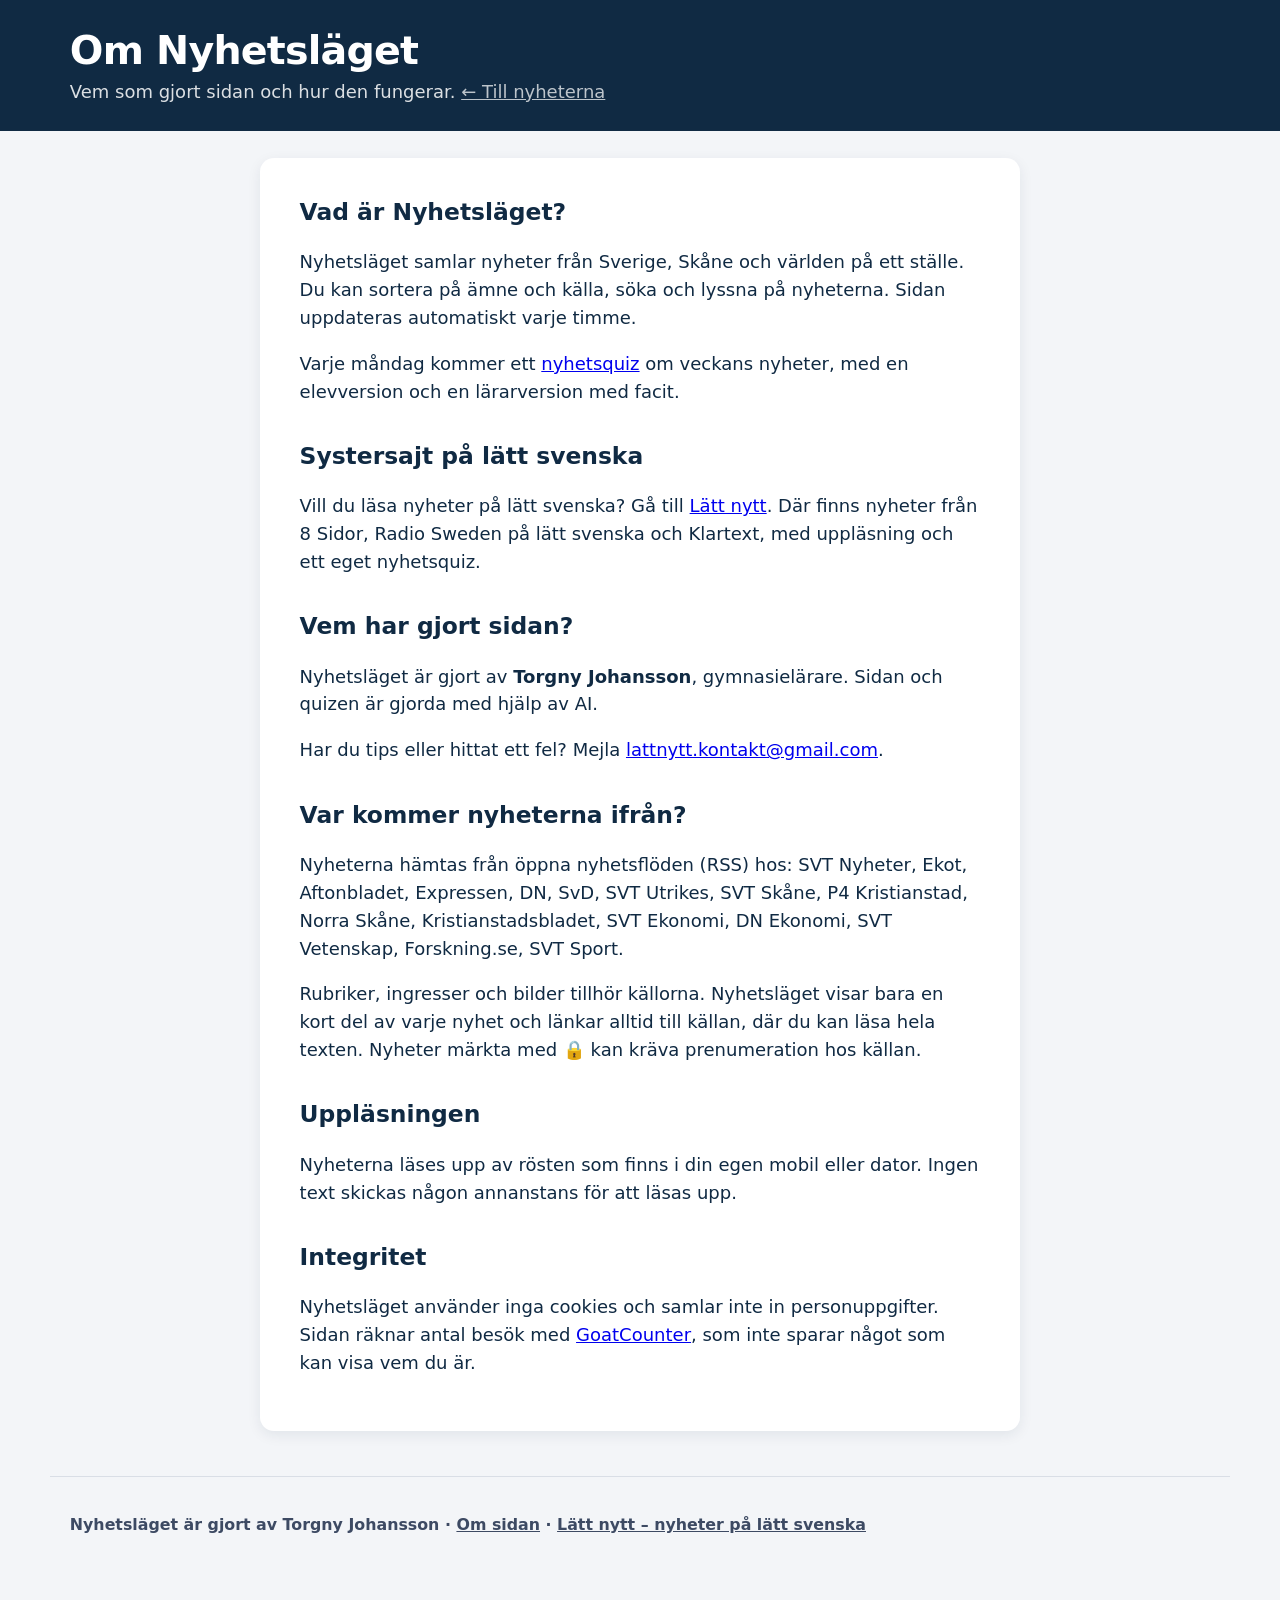
<file: about.html>
<!DOCTYPE html>
<html lang="sv">
<head>
  <meta charset="utf-8">
  <meta name="viewport" content="width=device-width, initial-scale=1">
  <title>Om Nyhetsläget</title>
  <meta name="description" content="Om Nyhetsläget – nyheter från Sverige, Skåne och världen samlade på ett ställe.">
  <meta property="og:type" content="website">
  <meta property="og:site_name" content="Nyhetsläget">
  <meta property="og:title" content="Om Nyhetsläget">
  <meta property="og:description" content="Nyheter från Sverige, Skåne och världen samlade på ett ställe.">
  <meta property="og:url" content="https://dragbasun69-jpg.github.io/nyhetslaget/about.html">
  <meta property="og:image" content="https://dragbasun69-jpg.github.io/nyhetslaget/og-bild.png">
  <meta name="twitter:card" content="summary_large_image">
  <link rel="canonical" href="https://dragbasun69-jpg.github.io/nyhetslaget/about.html">
  <link rel="icon" href="data:image/svg+xml,<svg xmlns='http://www.w3.org/2000/svg' viewBox='0 0 100 100'><text y='.9em' font-size='90'>🗞️</text></svg>">
  <link rel="stylesheet" href="style.css?v=1">
  <style>
    .about { background:#fff; border-radius:14px; padding:2rem 2.2rem; margin:1.5rem auto 2rem; max-width:760px; box-shadow:0 4px 14px rgba(16,42,67,.08); }
    .about h2 { font-size:1.3rem; margin:1.8rem 0 .4rem; }
    .about h2:first-child { margin-top:0; }
    .about p, .about li { max-width:65ch; }
    .about ul { padding-left:1.2rem; }
    .back { color:#fff; opacity:.85; }
    @media (max-width:600px) { .about { padding:1.3rem 1.1rem; } }
  </style>
</head>
<body>
  <header class="top">
    <div class="wrap top-inner">
      <div>
        <h1>Om Nyhetsläget</h1>
        <p class="tagline">Vem som gjort sidan och hur den fungerar. <a class="back" href="./">← Till nyheterna</a></p>
      </div>
    </div>
  </header>

  <main class="wrap">
    <article class="about">
      <h2>Vad är Nyhetsläget?</h2>
      <p>Nyhetsläget samlar nyheter från Sverige, Skåne och världen på ett ställe. Du kan sortera på ämne och källa, söka och lyssna på nyheterna. Sidan uppdateras automatiskt varje timme.</p>
      <p>Varje måndag kommer ett <a href="quiz.html">nyhetsquiz</a> om veckans nyheter, med en elevversion och en lärarversion med facit.</p>

      <h2>Systersajt på lätt svenska</h2>
      <p>Vill du läsa nyheter på lätt svenska? Gå till <a href="https://dragbasun69-jpg.github.io/lattnytt/">Lätt nytt</a>. Där finns nyheter från 8 Sidor, Radio Sweden på lätt svenska och Klartext, med uppläsning och ett eget nyhetsquiz.</p>

      <h2>Vem har gjort sidan?</h2>
      <p>Nyhetsläget är gjort av <b>Torgny Johansson</b>, gymnasielärare. Sidan och quizen är gjorda med hjälp av AI.</p>
      <p id="contact" hidden>Har du tips eller hittat ett fel? Mejla <a id="contactLink" href="#"></a>.</p>

      <h2>Var kommer nyheterna ifrån?</h2>
      <p id="sourceList">Nyheterna hämtas från öppna nyhetsflöden (RSS) hos svenska medier, bland annat SVT, Sveriges Radio, DN, SvD, Aftonbladet och Expressen.</p>
      <p>Rubriker, ingresser och bilder tillhör källorna. Nyhetsläget visar bara en kort del av varje nyhet och länkar alltid till källan, där du kan läsa hela texten. Nyheter märkta med 🔒 kan kräva prenumeration hos källan.</p>

      <h2>Uppläsningen</h2>
      <p>Nyheterna läses upp av rösten som finns i din egen mobil eller dator. Ingen text skickas någon annanstans för att läsas upp.</p>

      <h2>Integritet</h2>
      <p>Nyhetsläget använder inga cookies och samlar inte in personuppgifter. Sidan räknar antal besök med <a href="https://www.goatcounter.com" rel="noopener">GoatCounter</a>, som inte sparar något som kan visa vem du är.</p>
    </article>
  </main>

  <footer class="wrap foot">
    <p class="credit">Nyhetsläget är gjort av Torgny Johansson · <a href="about.html">Om sidan</a> · <a href="https://dragbasun69-jpg.github.io/lattnytt/">Lätt nytt – nyheter på lätt svenska</a></p>
  </footer>

  <script>
    // Kontaktadress. Lämna tom för att dölja kontaktraden.
    const CONTACT_EMAIL = ["lattnytt.kontakt", "gmail.com"].join("@");
    if (CONTACT_EMAIL) {
      const a = document.getElementById("contactLink");
      a.href = "mailto:" + CONTACT_EMAIL;
      a.textContent = CONTACT_EMAIL;
      document.getElementById("contact").hidden = false;
    }
    // Lista källorna som faktiskt används
    fetch("data/news.json").then((r) => r.json()).then((d) => {
      const names = [...new Set((d.sources || []).filter((s) => s.ok).map((s) => s.name))];
      if (names.length) document.getElementById("sourceList").textContent =
        "Nyheterna hämtas från öppna nyhetsflöden (RSS) hos: " + names.join(", ") + ".";
    }).catch(() => {});
  </script>
  <script data-goatcounter="https://nyhetslaget.goatcounter.com/count" async src="//gc.zgo.at/count.js"></script>
</body>
</html>
</file>
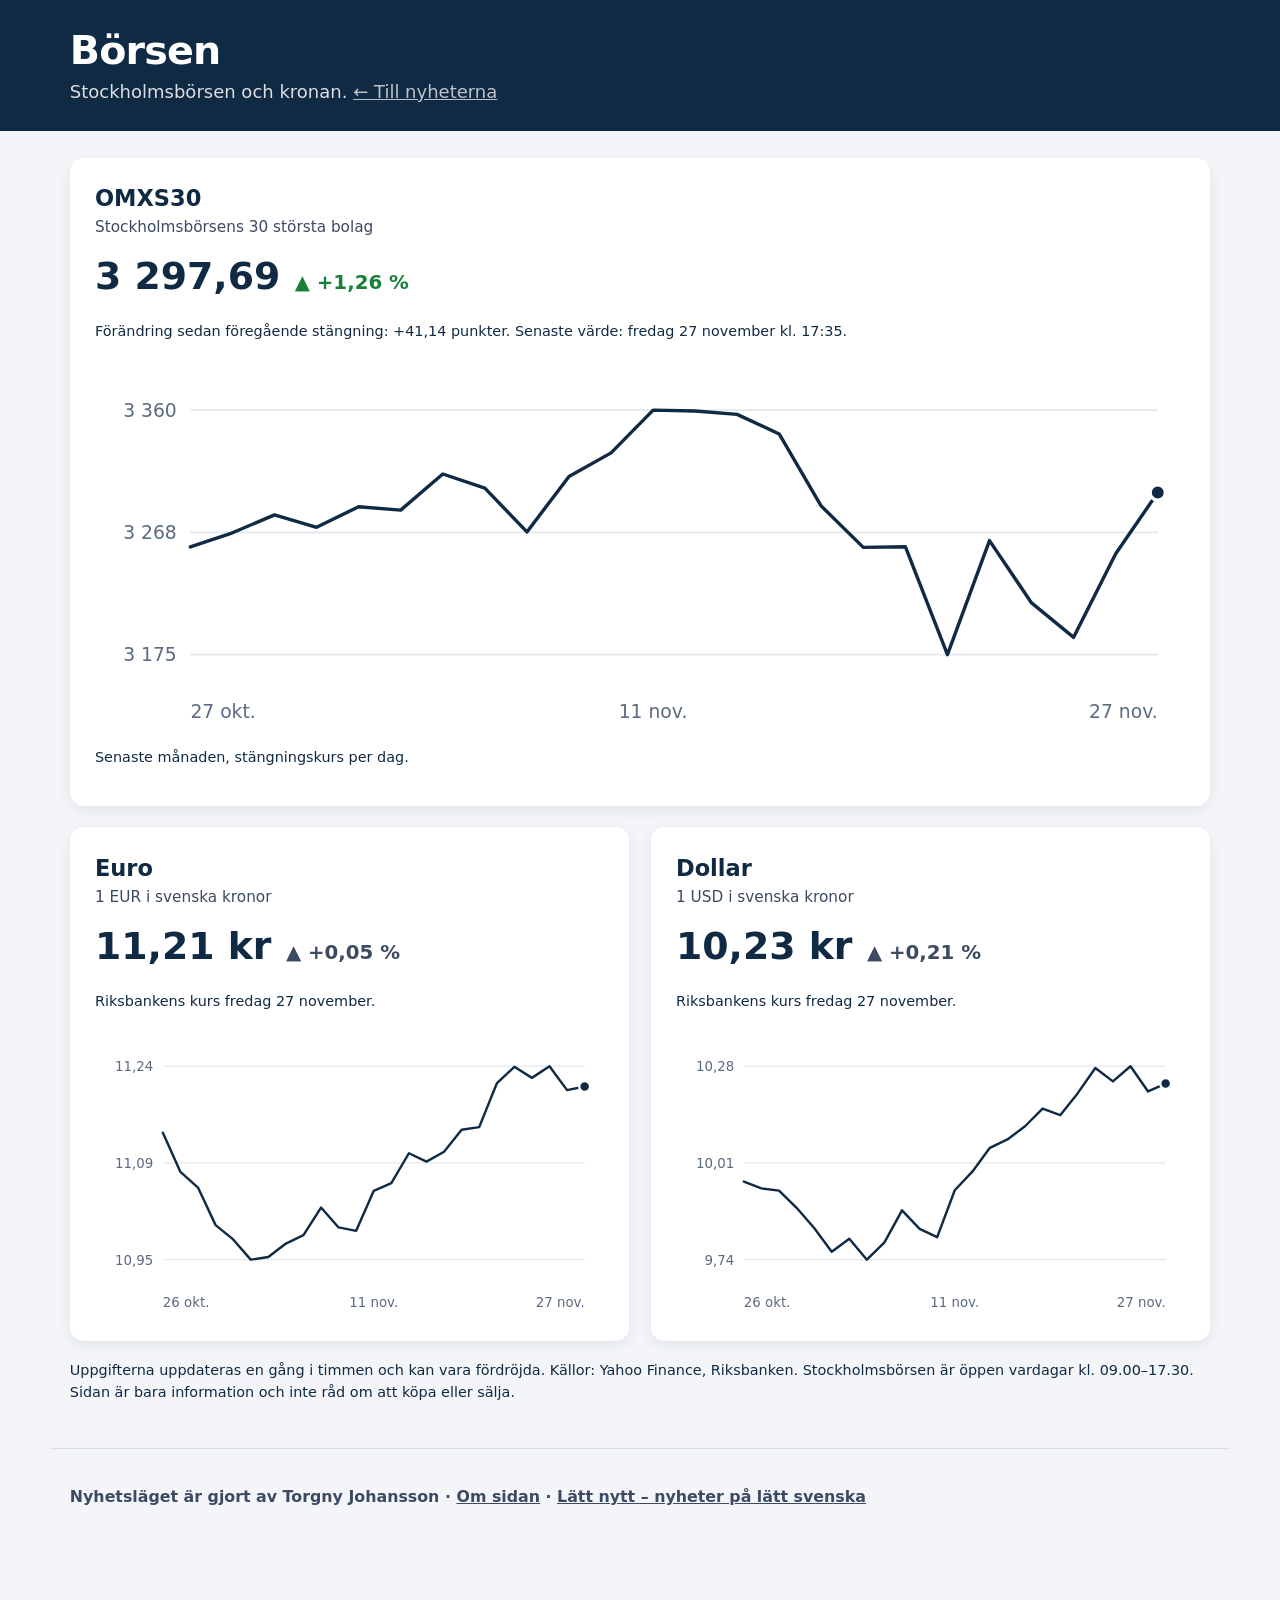
<file: borsen.html>
<!DOCTYPE html>
<html lang="sv">
<head>
  <meta charset="utf-8">
  <meta name="viewport" content="width=device-width, initial-scale=1">
  <title>Börsen – Nyhetsläget</title>
  <meta name="description" content="Hur går börsen? OMXS30 och kronan mot euro och dollar, uppdaterat varje timme.">
  <meta property="og:type" content="website">
  <meta property="og:site_name" content="Nyhetsläget">
  <meta property="og:title" content="Börsen – Nyhetsläget">
  <meta property="og:description" content="Nyheter från Sverige, Skåne och världen samlade på ett ställe.">
  <meta property="og:url" content="https://dragbasun69-jpg.github.io/nyhetslaget/borsen.html">
  <meta property="og:image" content="https://dragbasun69-jpg.github.io/nyhetslaget/og-bild.png">
  <meta name="twitter:card" content="summary_large_image">
  <link rel="canonical" href="https://dragbasun69-jpg.github.io/nyhetslaget/borsen.html">
  <link rel="icon" href="data:image/svg+xml,<svg xmlns='http://www.w3.org/2000/svg' viewBox='0 0 100 100'><text y='.9em' font-size='90'>🗞️</text></svg>">
  <link rel="stylesheet" href="style.css?v=1">
  <style>
    .back { color:#fff; opacity:.85; }
  </style>
</head>
<body>
  <header class="top">
    <div class="wrap top-inner">
      <div>
        <h1>Börsen</h1>
        <p class="tagline">Stockholmsbörsen och kronan. <a class="back" href="./">← Till nyheterna</a></p>
      </div>
    </div>
  </header>

  <main class="wrap" id="market"><p class="status">Hämtar börsuppgifter …</p></main>

  <footer class="wrap foot">
    <p class="credit">Nyhetsläget är gjort av Torgny Johansson · <a href="about.html">Om sidan</a> · <a href="https://dragbasun69-jpg.github.io/lattnytt/">Lätt nytt – nyheter på lätt svenska</a></p>
  </footer>

  <script src="market.js?v=1"></script>
  <script>Market.page(document.getElementById("market"));</script>
  <script data-goatcounter="https://nyhetslaget.goatcounter.com/count" async src="//gc.zgo.at/count.js"></script>
</body>
</html>
</file>
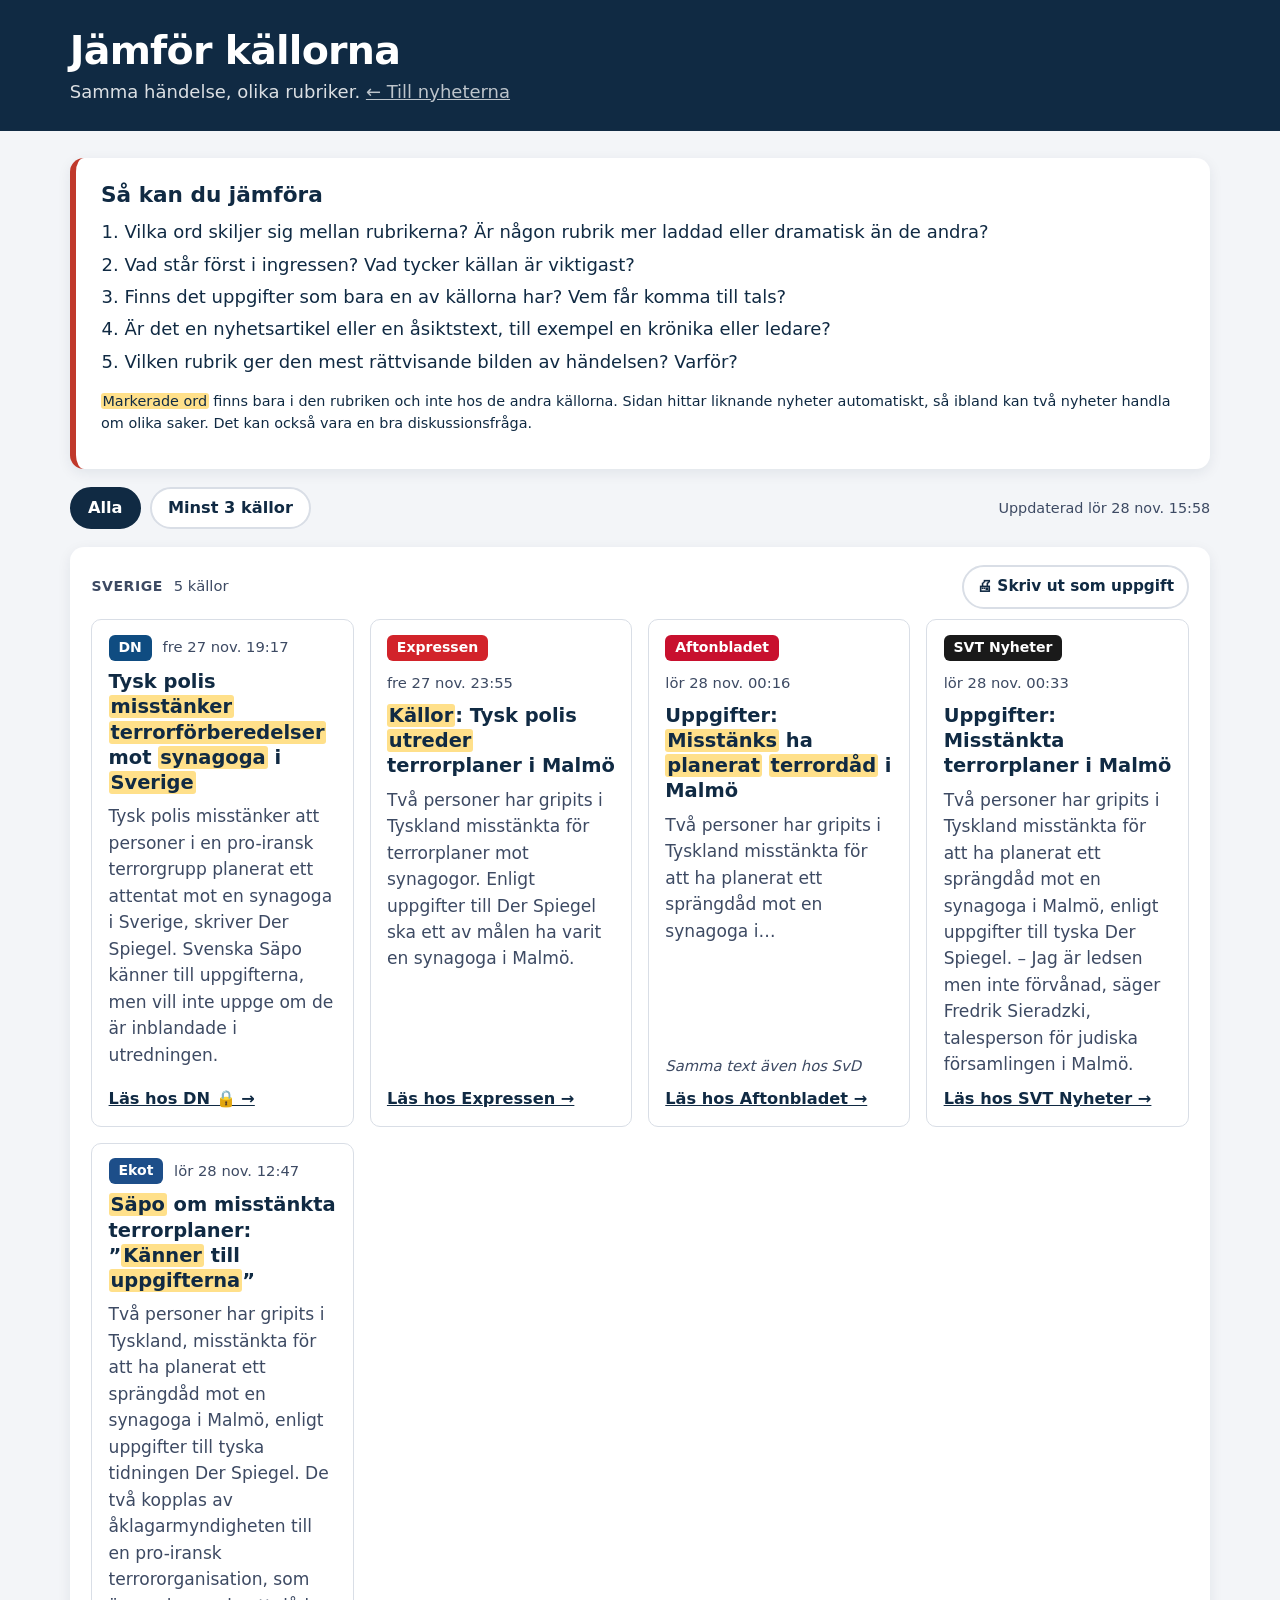
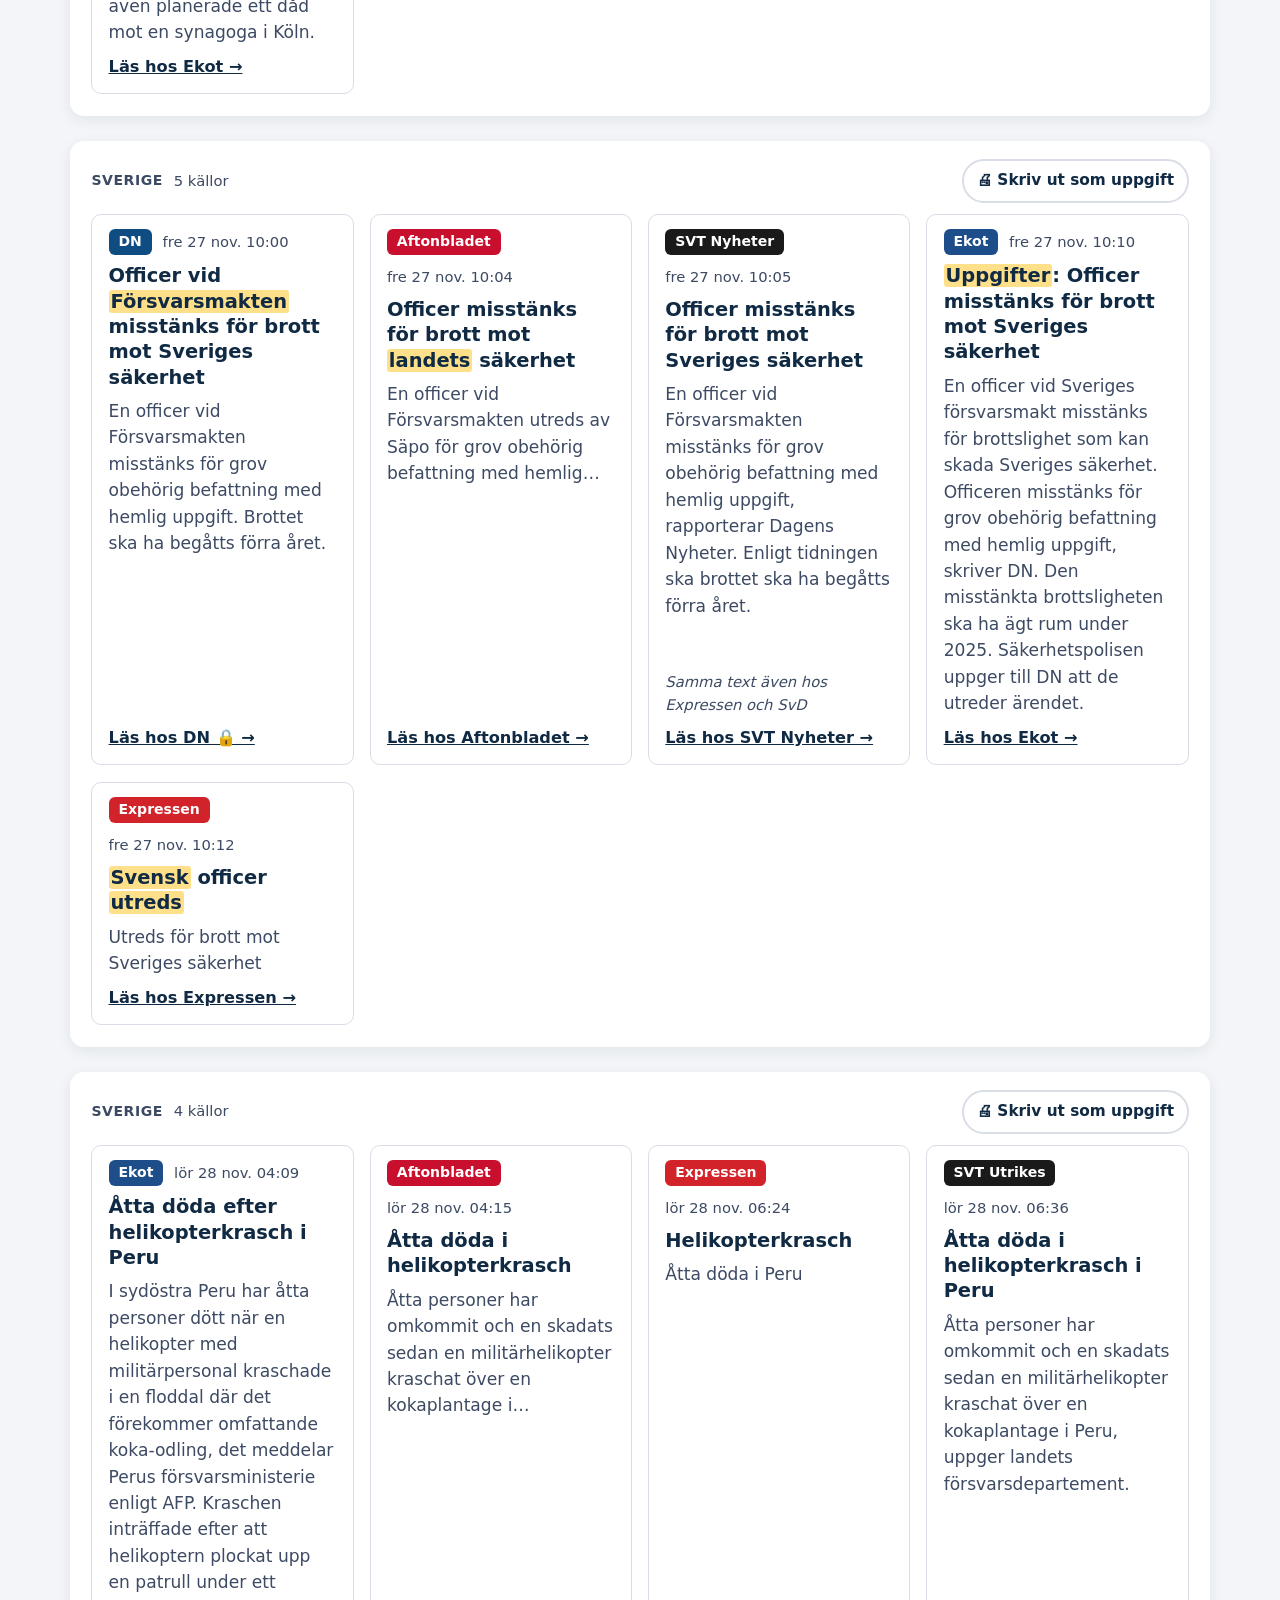
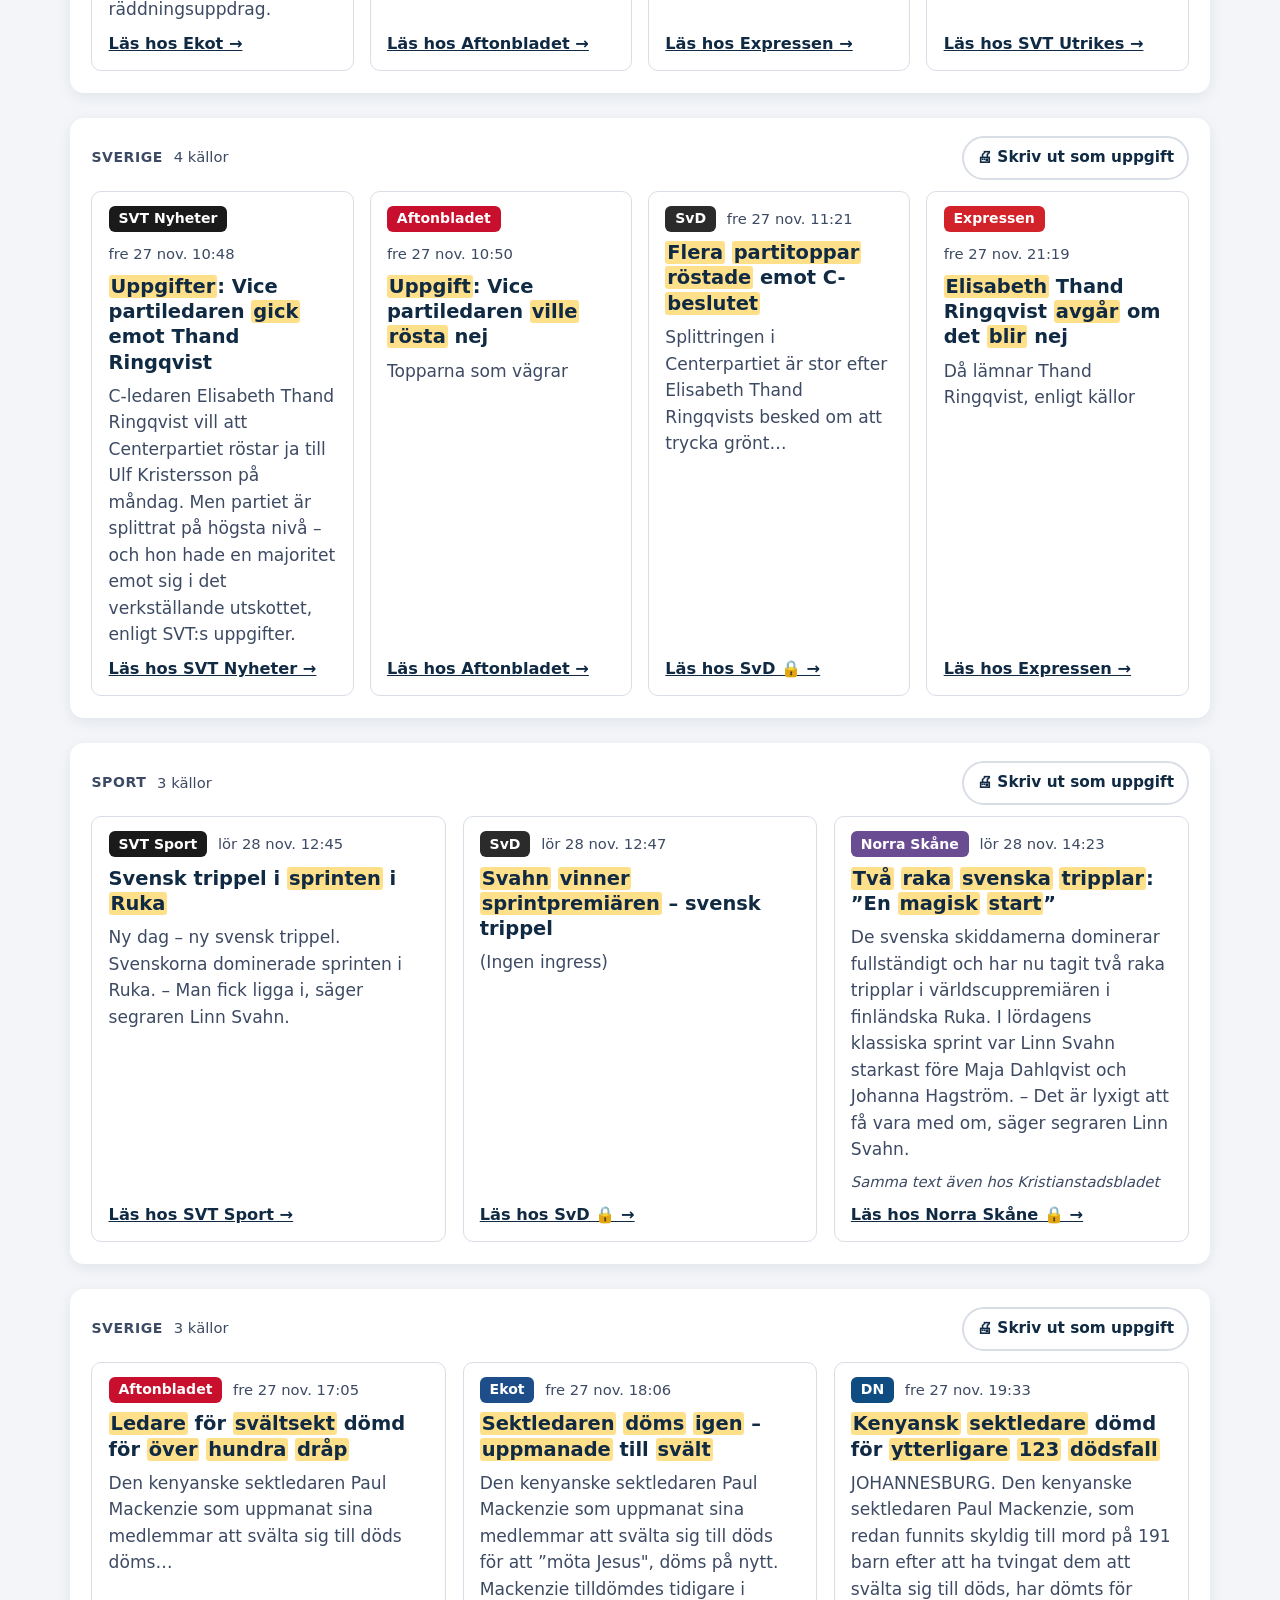
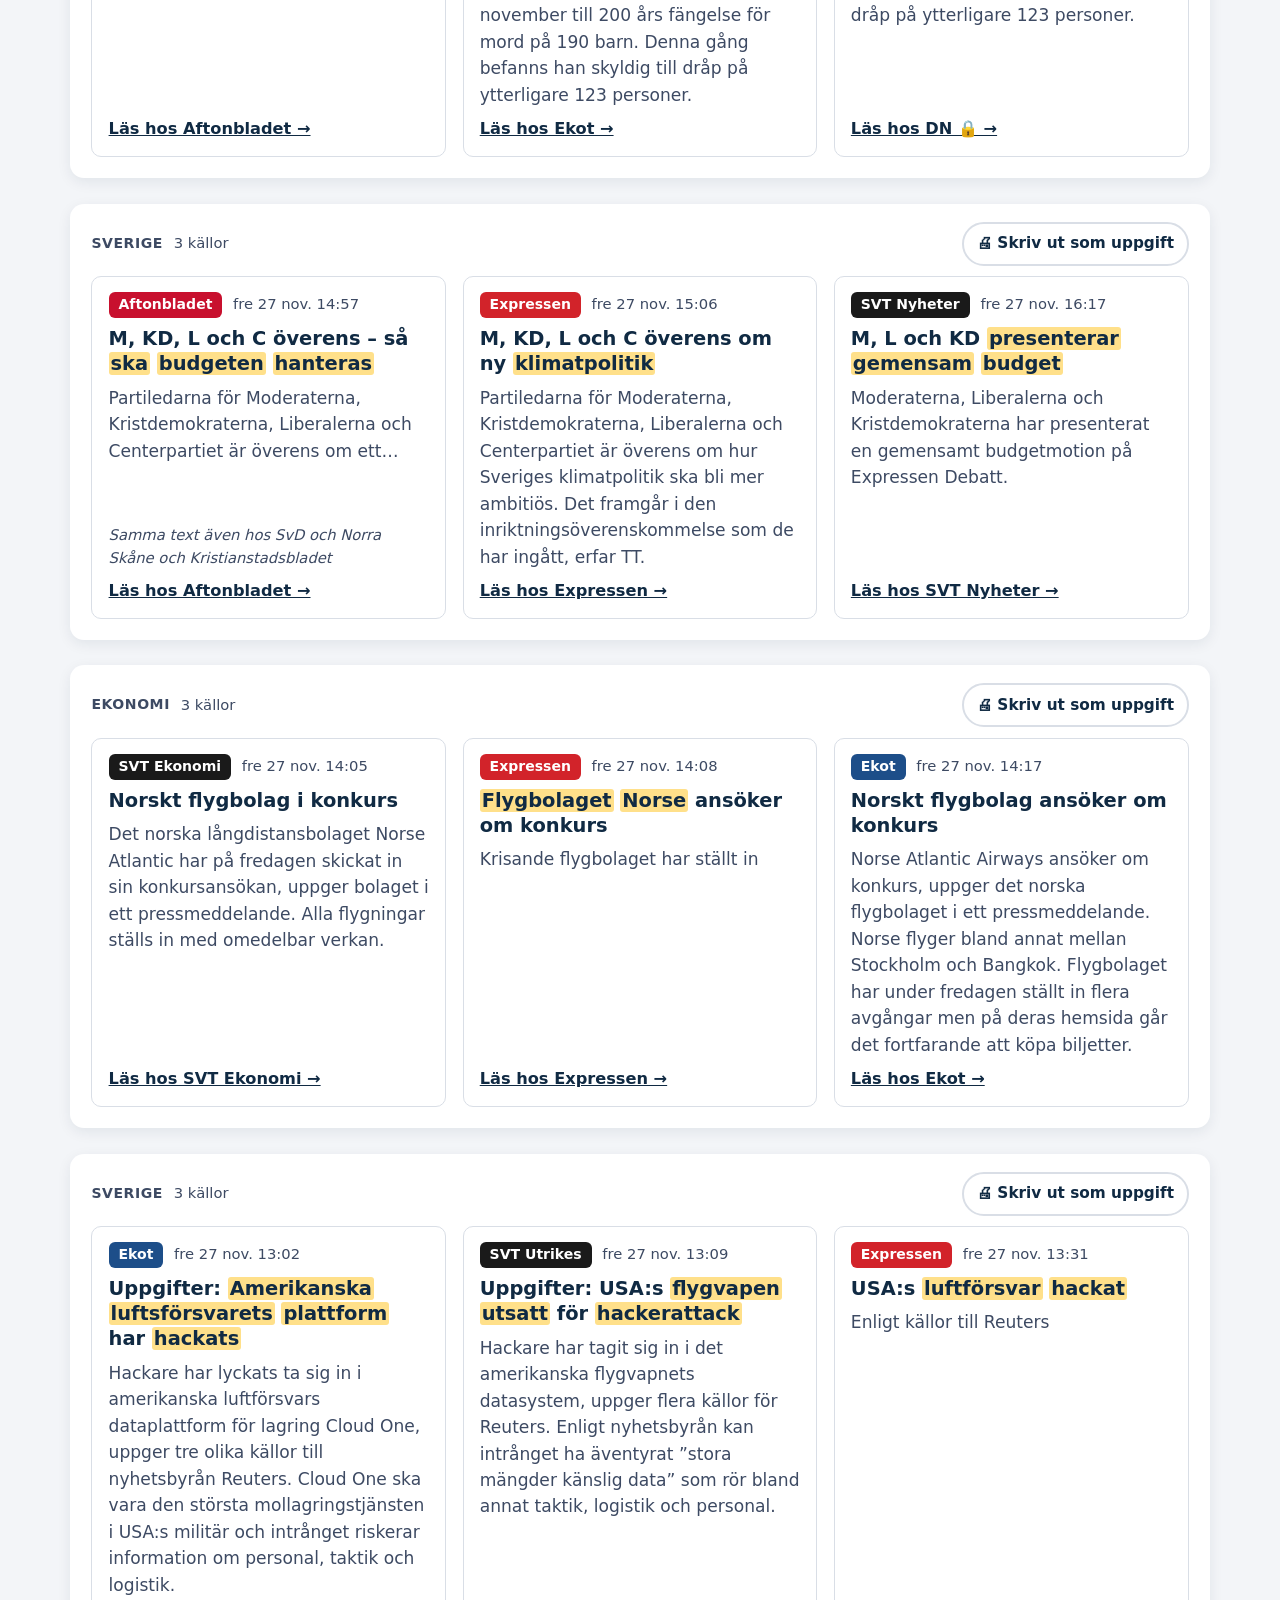
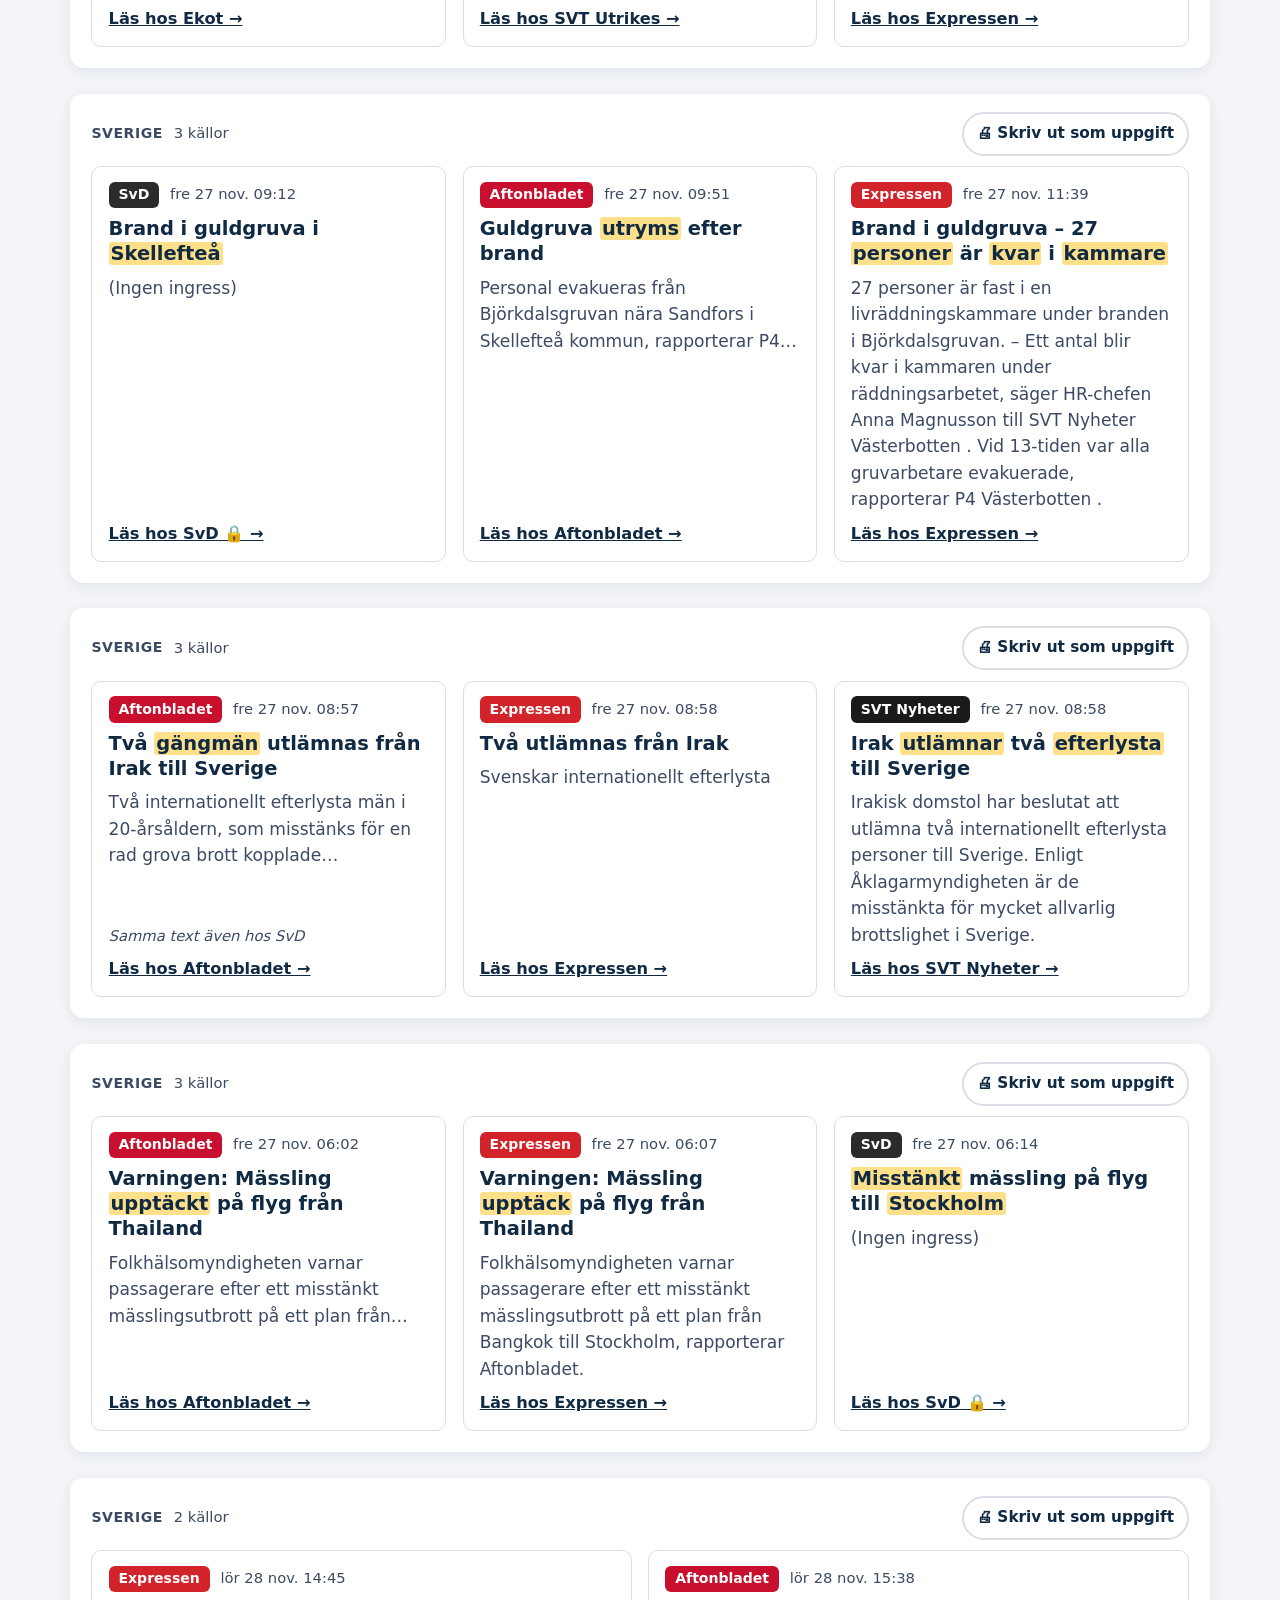
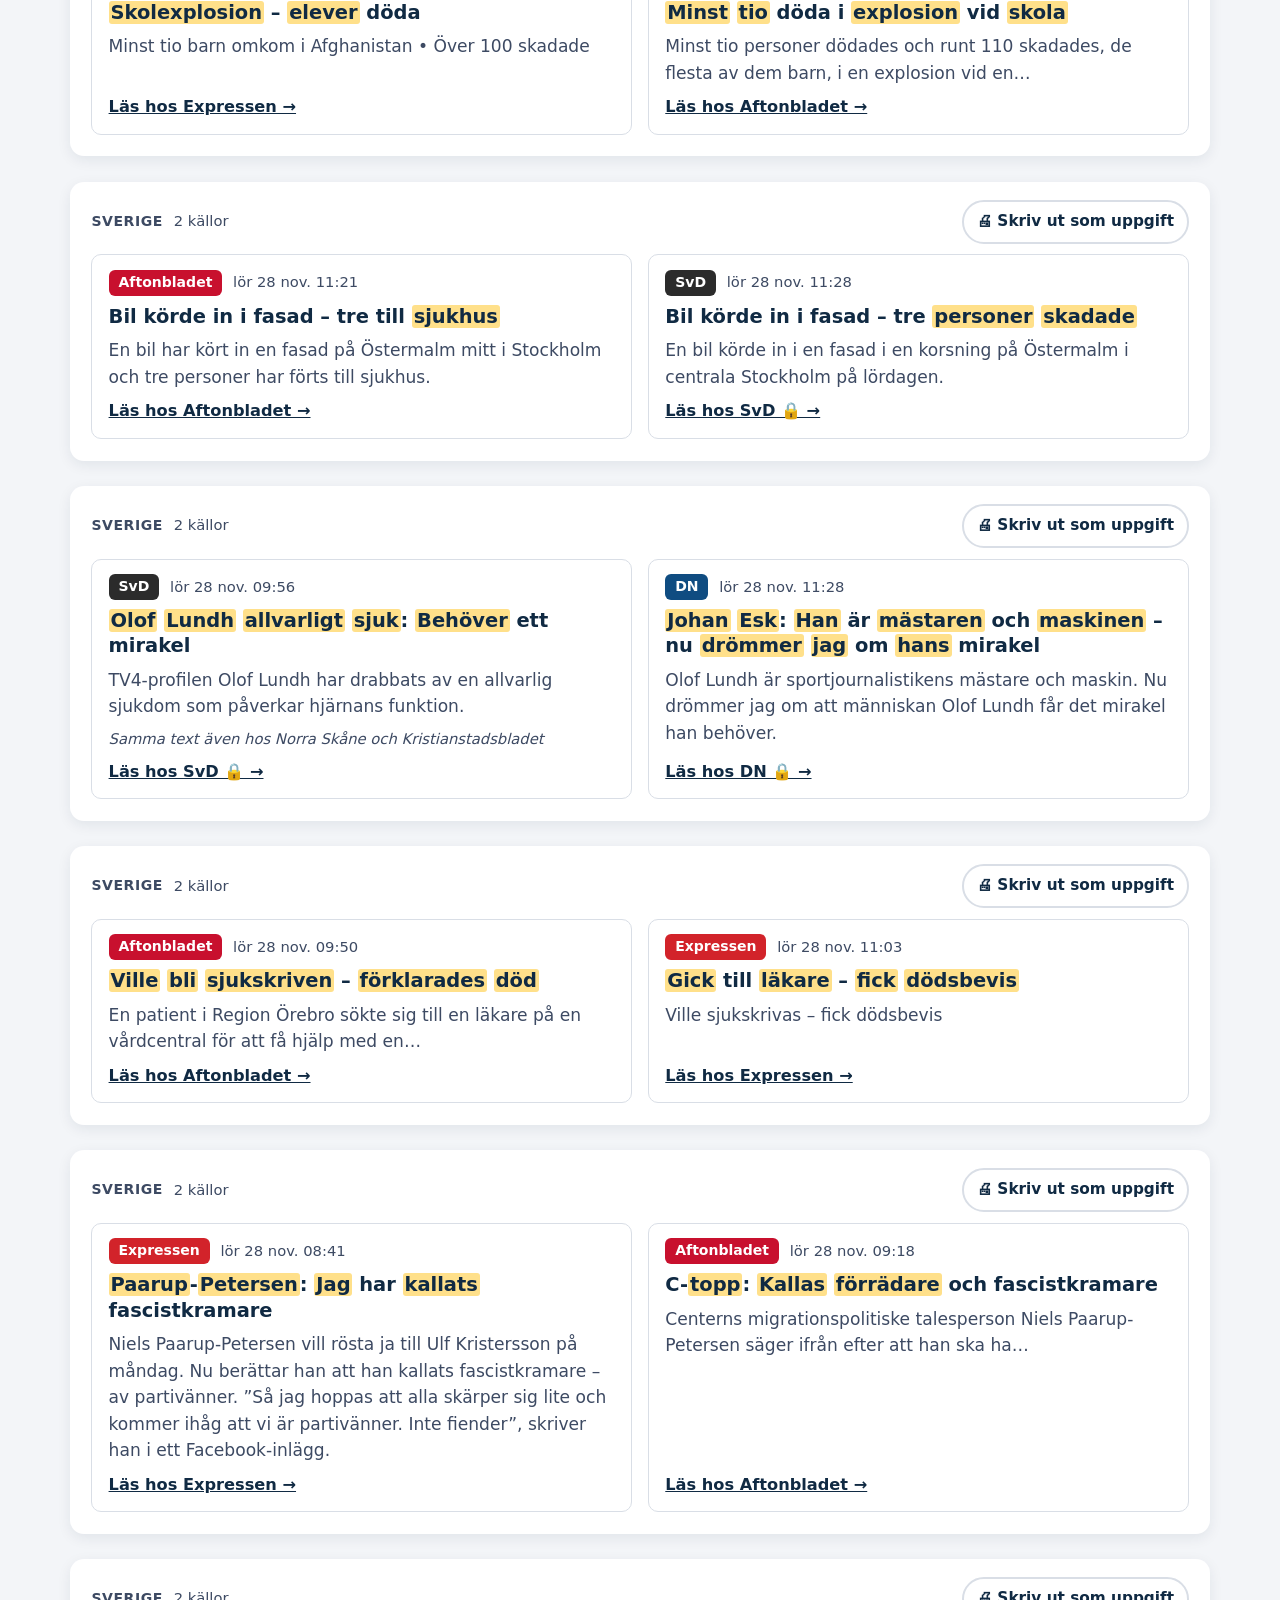
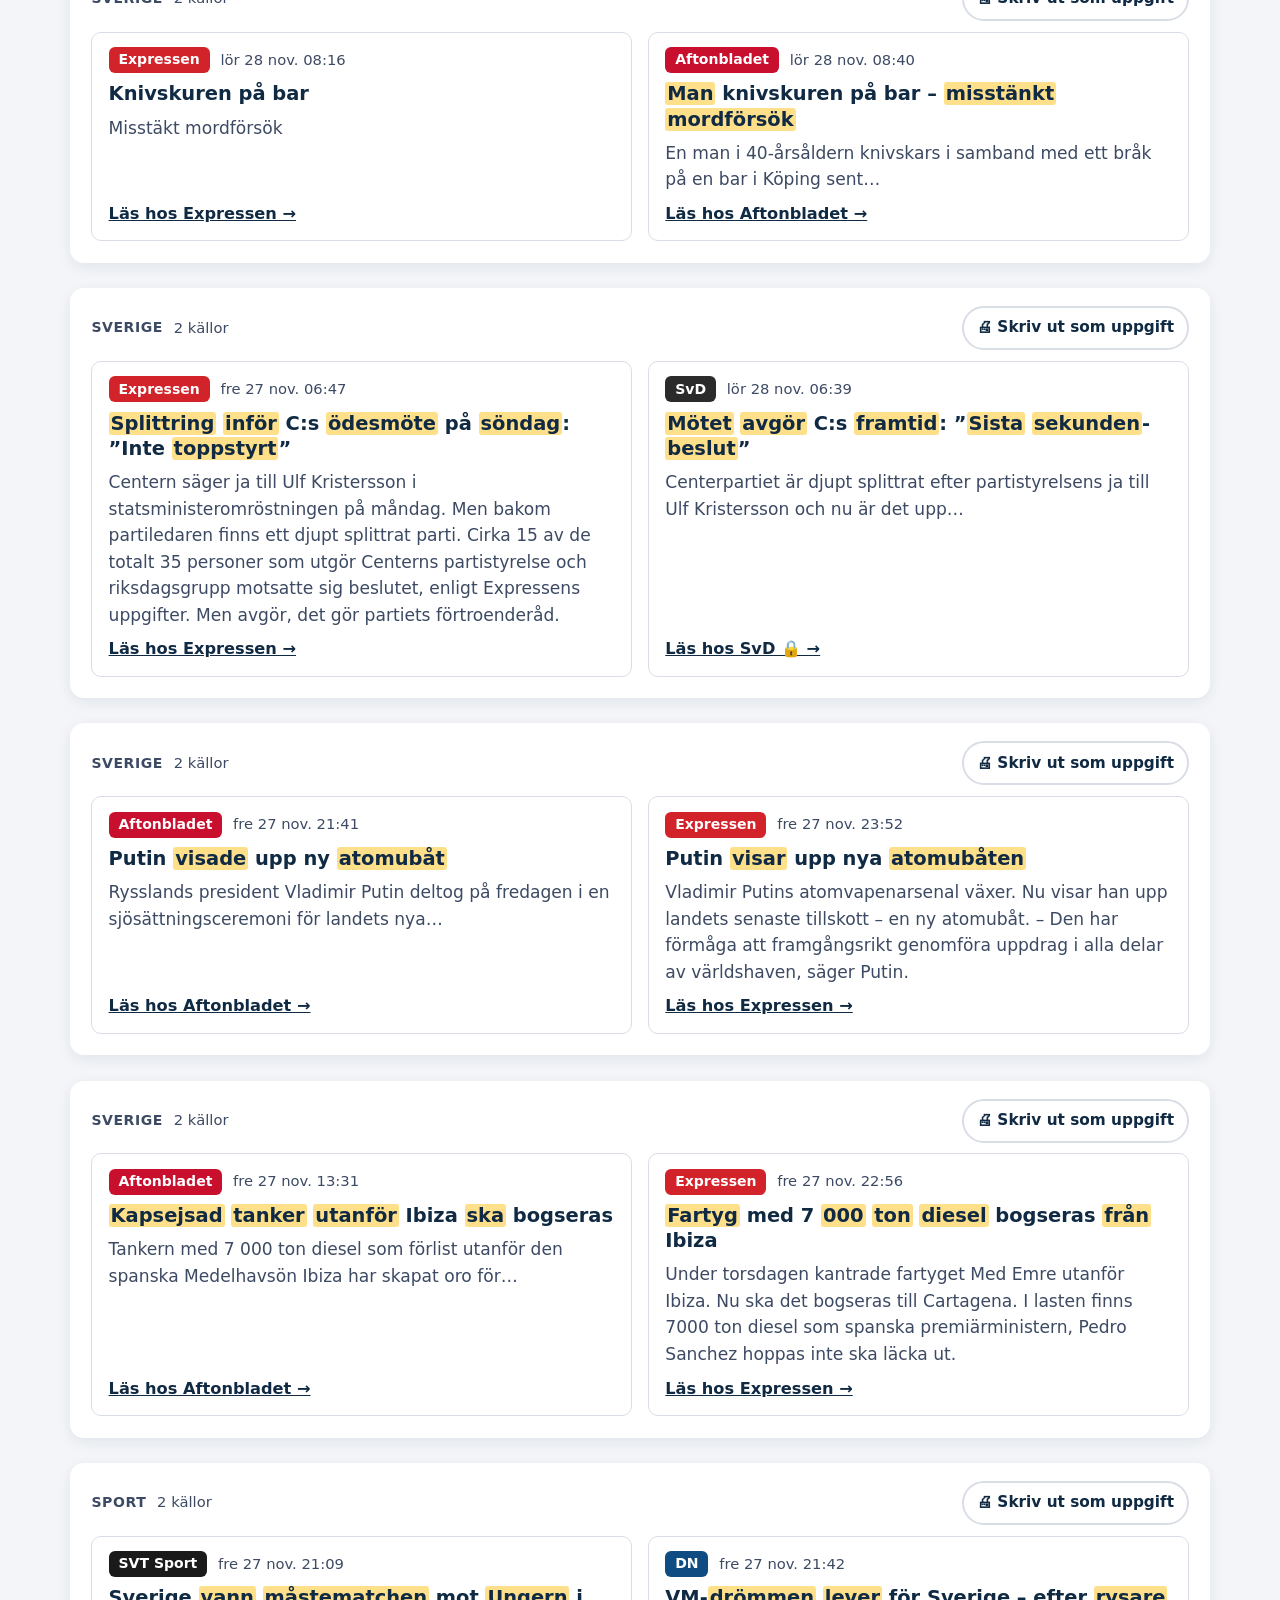
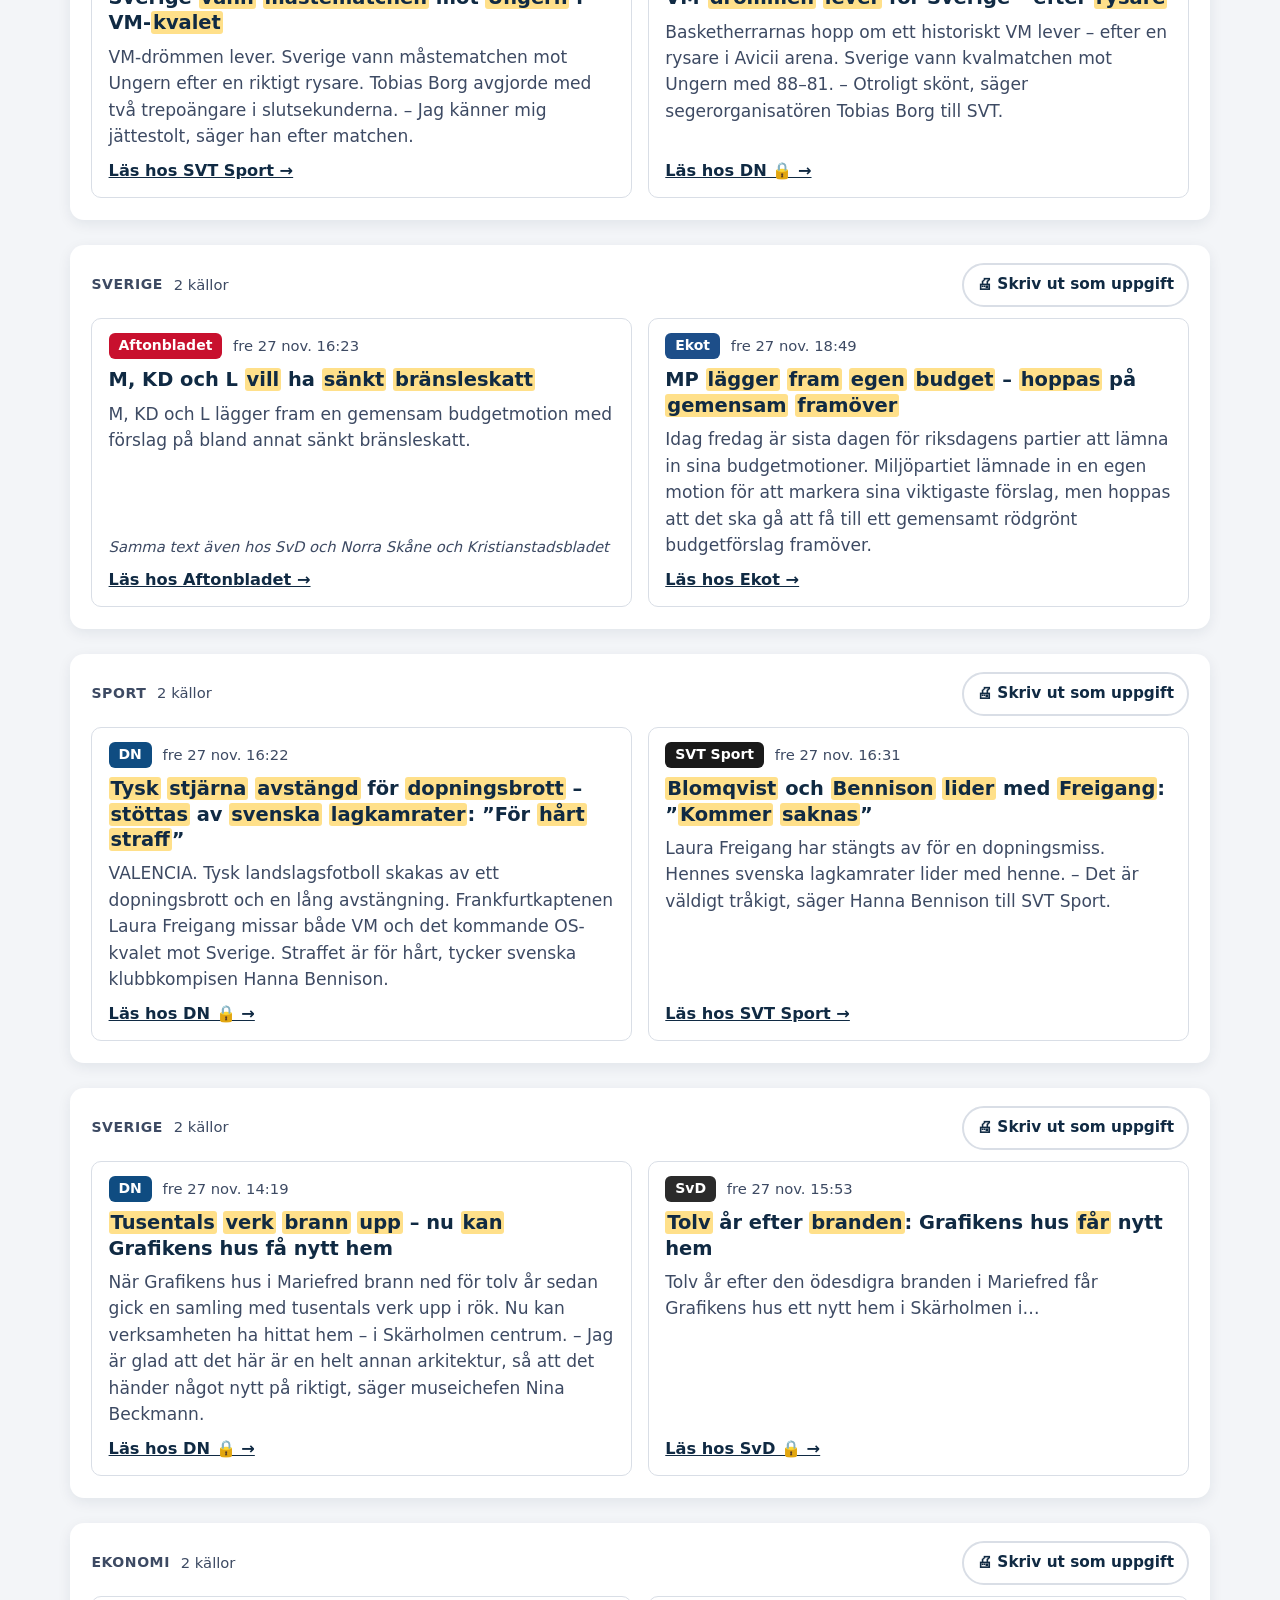
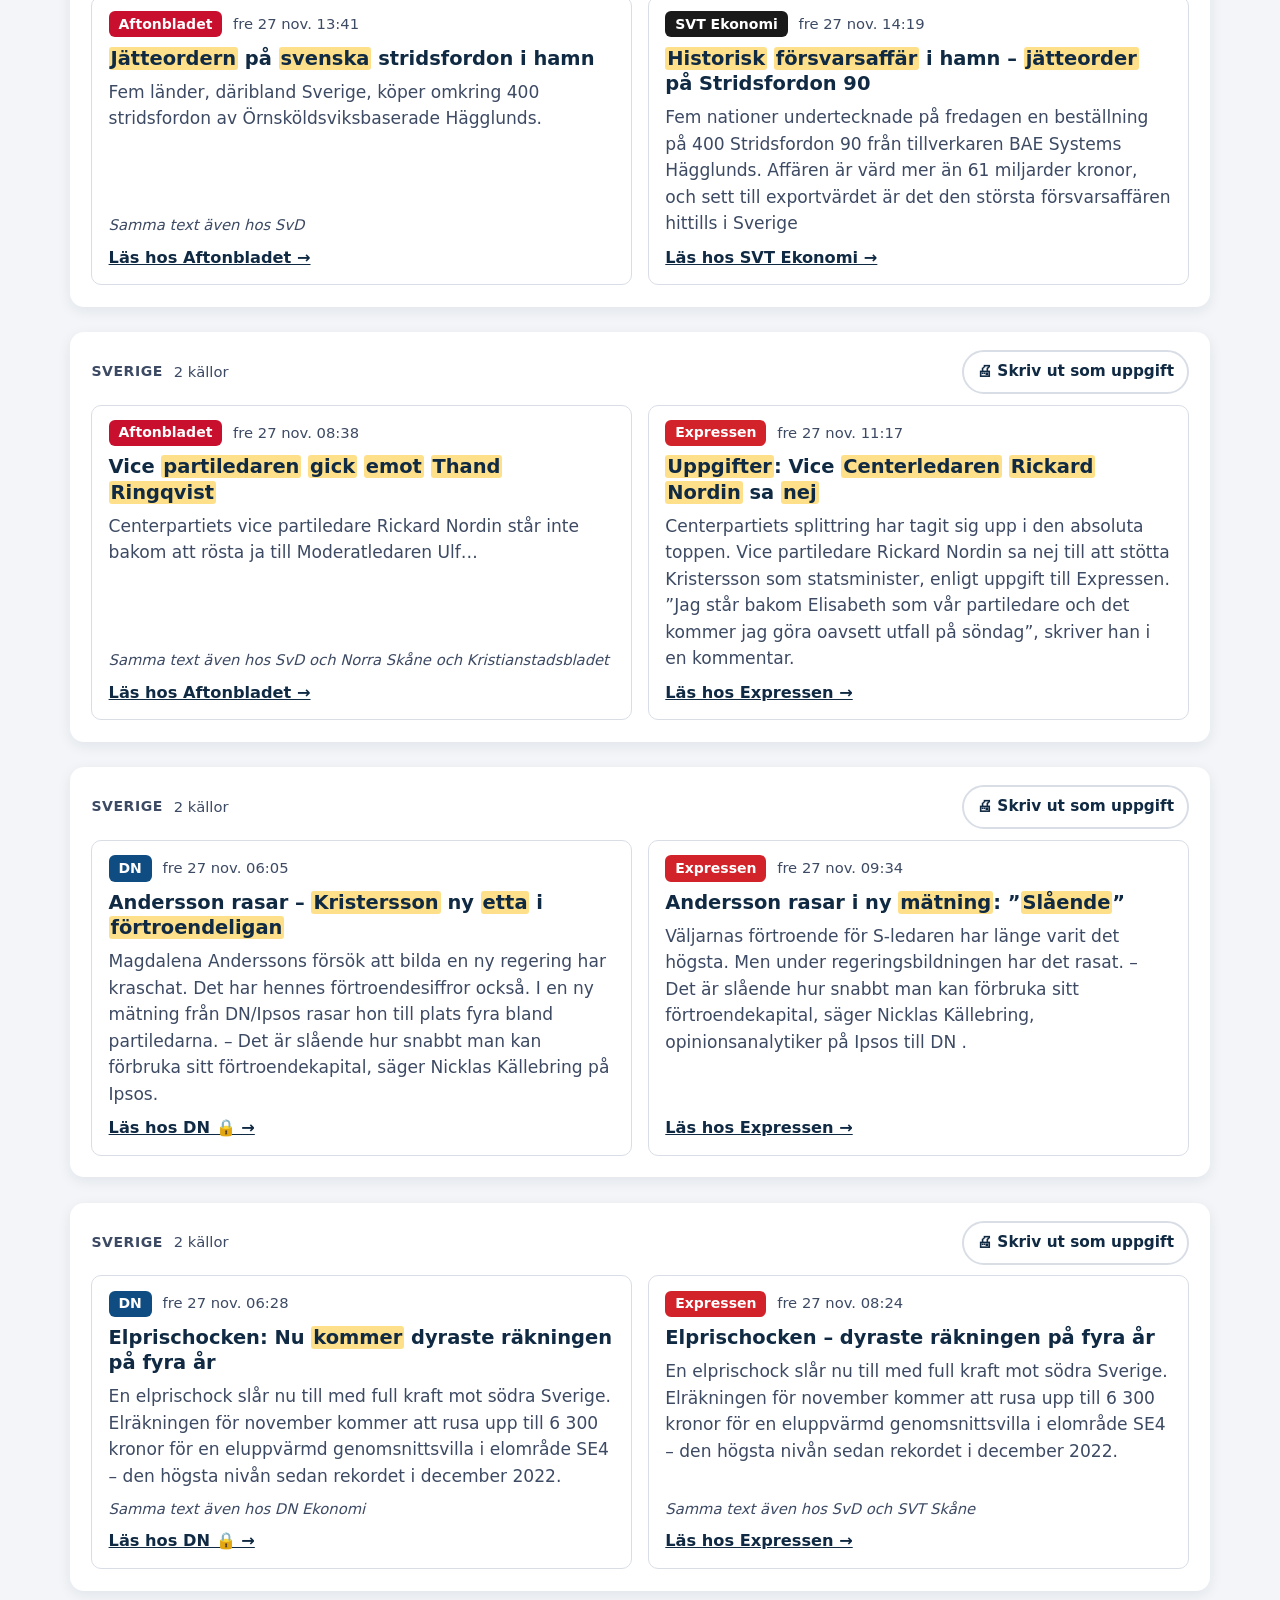
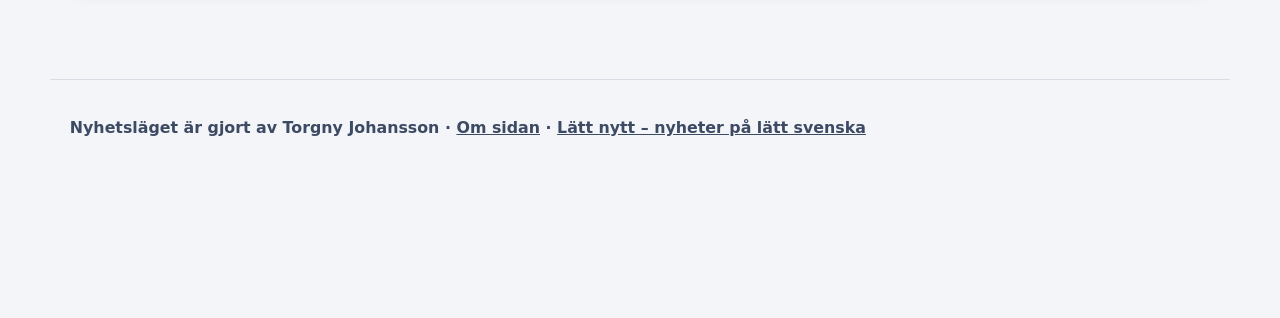
<file: jamfor.html>
<!DOCTYPE html>
<html lang="sv">
<head>
  <meta charset="utf-8">
  <meta name="viewport" content="width=device-width, initial-scale=1">
  <title>Jämför källorna – Nyhetsläget</title>
  <meta name="description" content="Samma nyhet, olika rubriker. Se hur olika medier berättar om samma händelse – för källkritik i klassrummet.">
  <meta property="og:type" content="website">
  <meta property="og:site_name" content="Nyhetsläget">
  <meta property="og:title" content="Jämför källorna – Nyhetsläget">
  <meta property="og:description" content="Samma nyhet, olika rubriker. Se hur olika medier berättar om samma händelse.">
  <meta property="og:url" content="https://dragbasun69-jpg.github.io/nyhetslaget/jamfor.html">
  <meta property="og:image" content="https://dragbasun69-jpg.github.io/nyhetslaget/og-bild.png">
  <meta name="twitter:card" content="summary_large_image">
  <link rel="canonical" href="https://dragbasun69-jpg.github.io/nyhetslaget/jamfor.html">
  <link rel="icon" href="data:image/svg+xml,<svg xmlns='http://www.w3.org/2000/svg' viewBox='0 0 100 100'><text y='.9em' font-size='90'>🗞️</text></svg>">
  <link rel="stylesheet" href="style.css?v=1">
</head>
<body>
  <header class="top">
    <div class="wrap top-inner">
      <div>
        <h1>Jämför källorna</h1>
        <p class="tagline">Samma händelse, olika rubriker. <a class="back" href="./">← Till nyheterna</a></p>
      </div>
    </div>
  </header>

  <main class="wrap cmp-main">
    <section class="cmp-guide" aria-labelledby="guideTitle">
      <h2 id="guideTitle">Så kan du jämföra</h2>
      <ol>
        <li>Vilka ord skiljer sig mellan rubrikerna? Är någon rubrik mer laddad eller dramatisk än de andra?</li>
        <li>Vad står först i ingressen? Vad tycker källan är viktigast?</li>
        <li>Finns det uppgifter som bara en av källorna har? Vem får komma till tals?</li>
        <li>Är det en nyhetsartikel eller en åsiktstext, till exempel en krönika eller ledare?</li>
        <li>Vilken rubrik ger den mest rättvisande bilden av händelsen? Varför?</li>
      </ol>
      <p class="small"><mark>Markerade ord</mark> finns bara i den rubriken och inte hos de andra källorna. Sidan hittar liknande nyheter automatiskt, så ibland kan två nyheter handla om olika saker. Det kan också vara en bra diskussionsfråga.</p>
    </section>

    <div class="cmp-bar">
      <div class="filters" role="group" aria-label="Visa">
        <button class="chip" type="button" data-min="2" aria-pressed="true">Alla</button>
        <button class="chip" type="button" data-min="3" aria-pressed="false">Minst 3 källor</button>
      </div>
      <p id="cmpUpdated" class="small"></p>
    </div>

    <p id="cmpStatus" class="status">Hämtar …</p>
    <div id="cmpList"></div>
  </main>

  <footer class="wrap foot">
    <p class="credit">Nyhetsläget är gjort av Torgny Johansson · <a href="about.html">Om sidan</a> · <a href="https://dragbasun69-jpg.github.io/lattnytt/">Lätt nytt – nyheter på lätt svenska</a></p>
  </footer>

  <script>
    const $ = (id) => document.getElementById(id);
    const esc = (s) => String(s ?? "").replace(/[&<>"']/g, (c) => ({ "&": "&amp;", "<": "&lt;", ">": "&gt;", '"': "&quot;", "'": "&#39;" }[c]));
    const safeUrl = (u) => (/^https?:\/\//i.test(u || "") ? u : "#");
    let data = null, minSources = 2;

    function when(iso) {
      if (!iso) return "";
      const d = new Date(iso);
      return d.toLocaleString("sv-SE", { weekday: "short", day: "numeric", month: "short", hour: "2-digit", minute: "2-digit", timeZone: "Europe/Stockholm" });
    }

    // Ord i rubriken som inte finns i någon av de andra rubrikerna i samma grupp
    const words = (t) => (t.toLowerCase().match(/[a-zåäöéü0-9]+/g) || []);
    const SKIP = new Set("och i på att en ett av för med som till om är det den de har inte efter mot ny nya vid".split(" "));
    function markTitle(title, others) {
      const other = new Set(others.flatMap(words));
      return esc(title).replace(/[A-Za-zÅÄÖÉÜåäöéü0-9]+/g, (w) => {
        const lw = w.toLowerCase();
        return w.length > 2 && !SKIP.has(lw) && !other.has(lw) ? `<mark>${w}</mark>` : w;
      });
    }

    function draw() {
      const list = data.clusters.filter((c) => c.sources >= minSources);
      $("cmpStatus").hidden = list.length > 0;
      $("cmpStatus").textContent = "Inga händelser just nu med så många källor.";
      $("cmpList").innerHTML = list.map((c) => {
        const titles = c.versions.map((v) => v.title);
        return `
        <section class="cmp" id="${esc(c.id)}" aria-label="${esc(c.sources)} källor om samma händelse">
          <div class="cmp-head">
            <p class="meta"><span class="cat">${esc(c.category || "")}</span> <span>${esc(c.sources)} källor</span></p>
            <button class="btn btn-ghost cmp-print" type="button" data-print="${esc(c.id)}">🖨 Skriv ut som uppgift</button>
          </div>
          <div class="cmp-grid">
            ${c.versions.map((v, i) => `
              <article class="cmp-card">
                <p class="meta"><span class="badge" style="background:${esc(v.color || "#14213d")}">${esc(v.source)}</span>
                  <time datetime="${esc(v.date || "")}">${esc(when(v.date))}</time></p>
                <h3>${markTitle(v.title, titles.filter((_, j) => j !== i))}</h3>
                ${v.summary ? `<p class="cmp-sum">${esc(v.summary)}</p>` : `<p class="cmp-sum small">(Ingen ingress)</p>`}
                ${v.alsoAt?.length ? `<p class="also">Samma text även hos ${esc(v.alsoAt.join(" och "))}</p>` : ""}
                <a class="more" href="${esc(safeUrl(v.link))}" target="_blank" rel="noopener">Läs hos ${esc(v.source)}${v.paywall ? " 🔒" : ""} →</a>
              </article>`).join("")}
          </div>
        </section>`;
      }).join("");
      focusHash();
    }

    function focusHash() {
      const id = decodeURIComponent(location.hash.slice(1));
      const el = id && document.getElementById(id);
      if (!el) return;
      if (el.hidden || !el.offsetParent) return;
      el.classList.add("cmp-target");
      el.scrollIntoView({ block: "start" });
    }

    document.querySelectorAll("[data-min]").forEach((b) => b.addEventListener("click", () => {
      minSources = +b.dataset.min;
      document.querySelectorAll("[data-min]").forEach((x) => x.setAttribute("aria-pressed", String(x === b)));
      draw();
    }));

    $("cmpList").addEventListener("click", (e) => {
      const b = e.target.closest("[data-print]");
      if (!b) return;
      const sec = document.getElementById(b.dataset.print);
      document.body.classList.add("print-one");
      sec.classList.add("print-me");
      const done = () => { document.body.classList.remove("print-one"); sec.classList.remove("print-me"); window.removeEventListener("afterprint", done); };
      window.addEventListener("afterprint", done);
      window.print();
    });

    fetch(`data/jamfor.json?t=${Date.now()}`, { cache: "no-store" })
      .then((r) => r.json())
      .then((d) => {
        data = d;
        $("cmpUpdated").textContent = "Uppdaterad " + when(d.updated);
        // Länk till en grupp med färre källor än filtret: visa alla
        draw();
      })
      .catch(() => { $("cmpStatus").textContent = "Jämförelserna kunde inte hämtas just nu. Försök igen om en stund."; });
  </script>
  <script data-goatcounter="https://nyhetslaget.goatcounter.com/count" async src="//gc.zgo.at/count.js"></script>
</body>
</html>
</file>
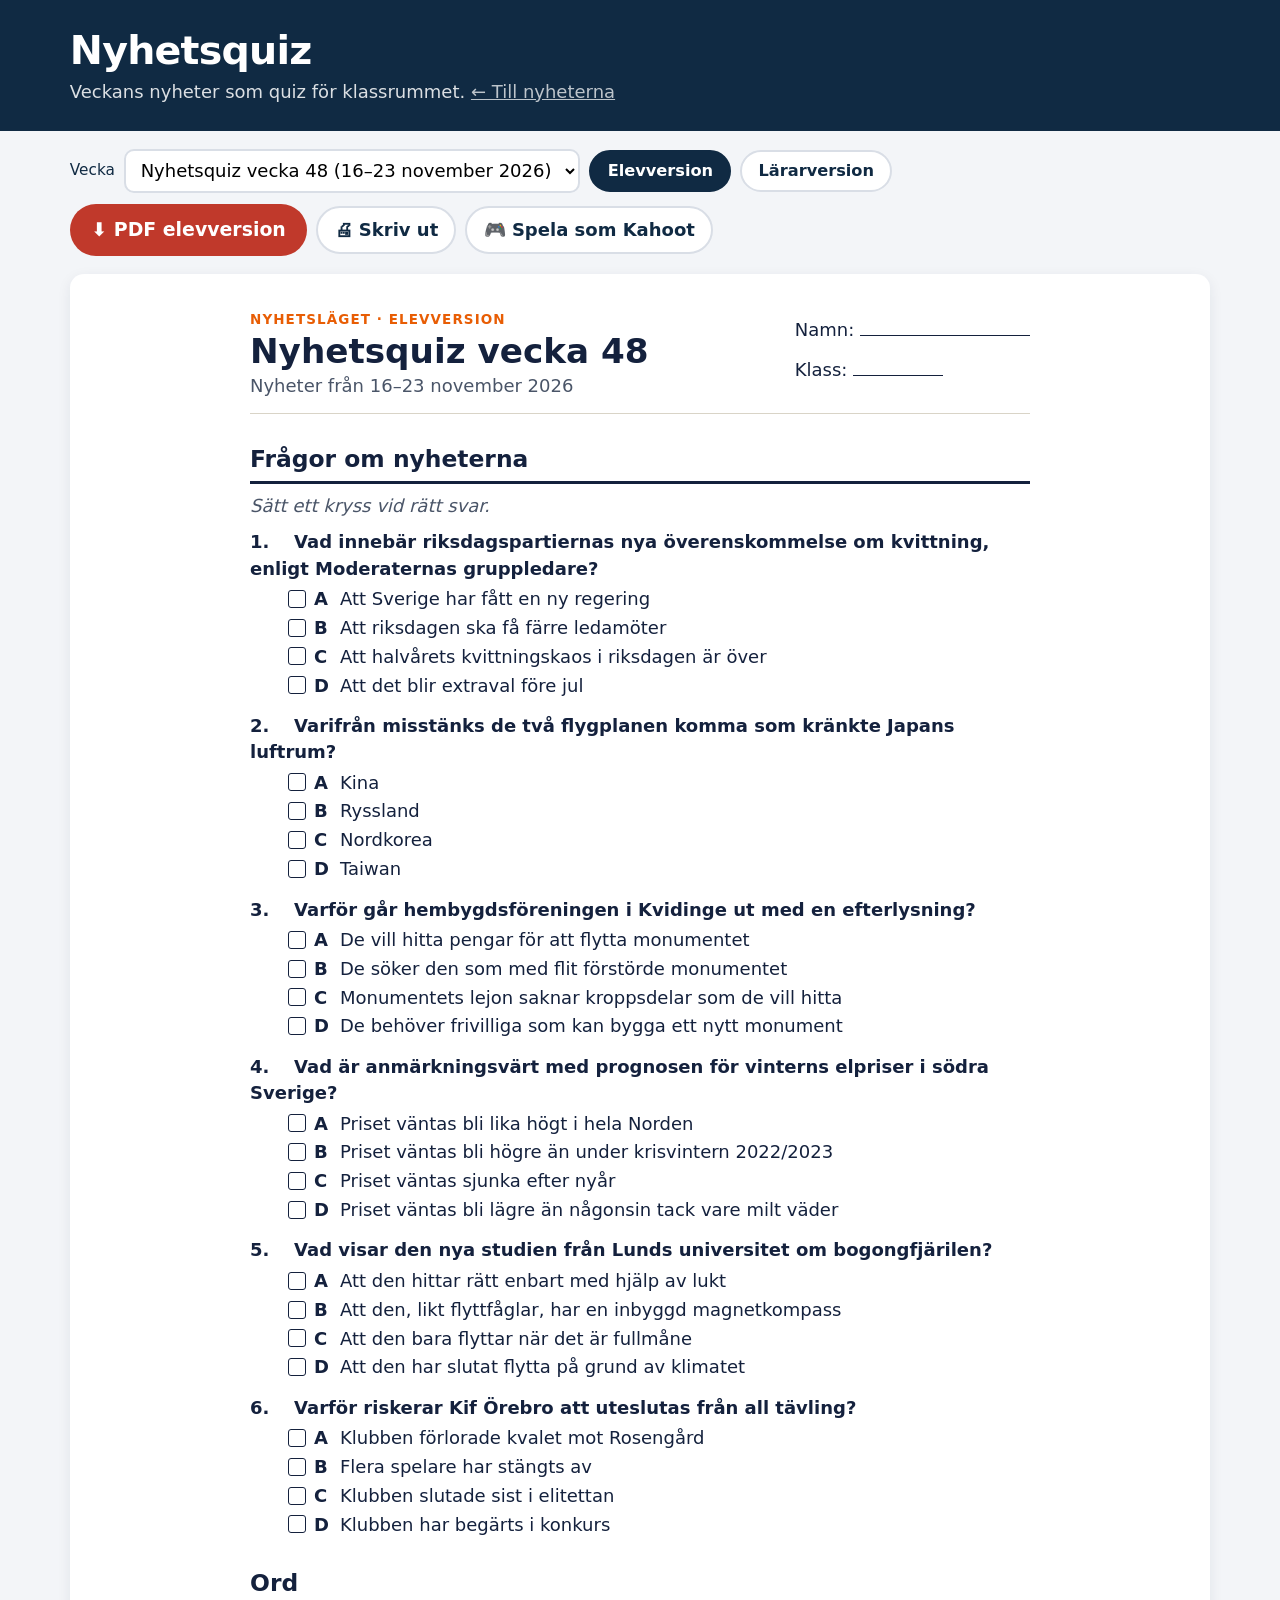
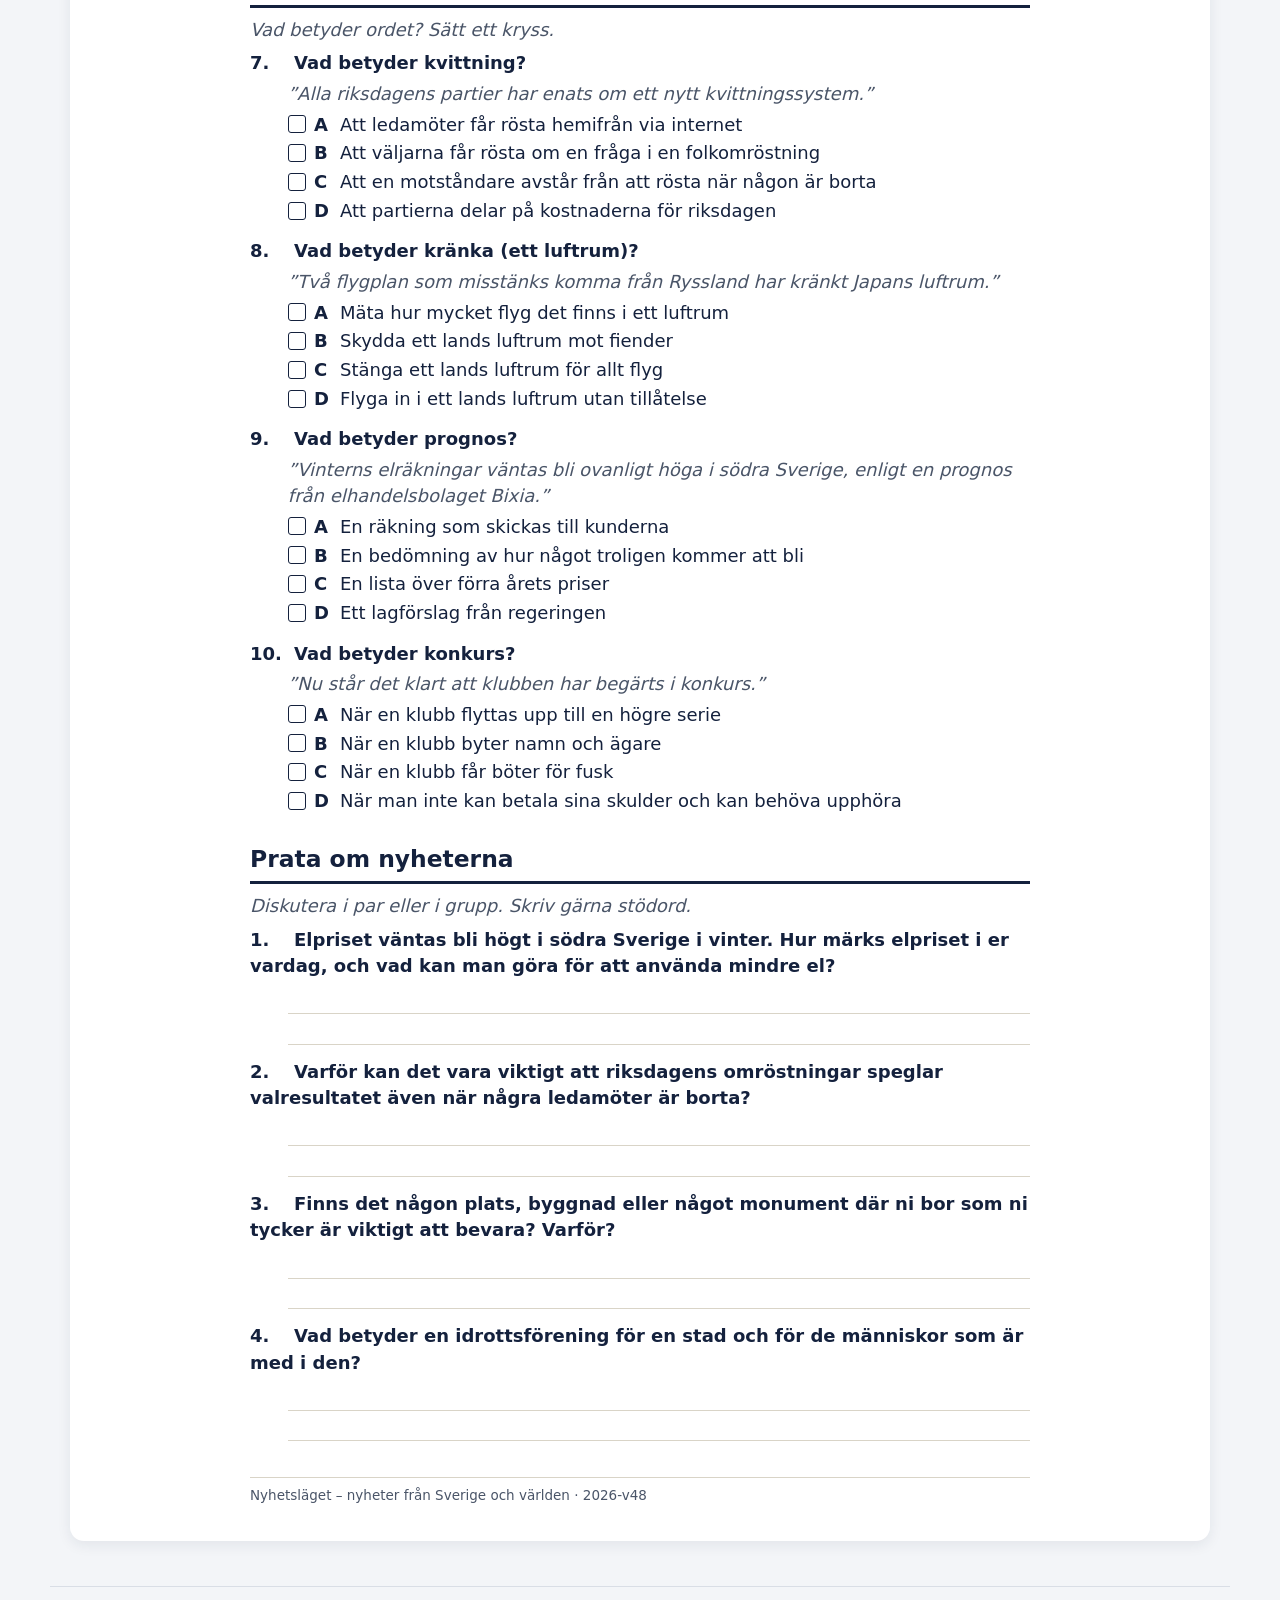
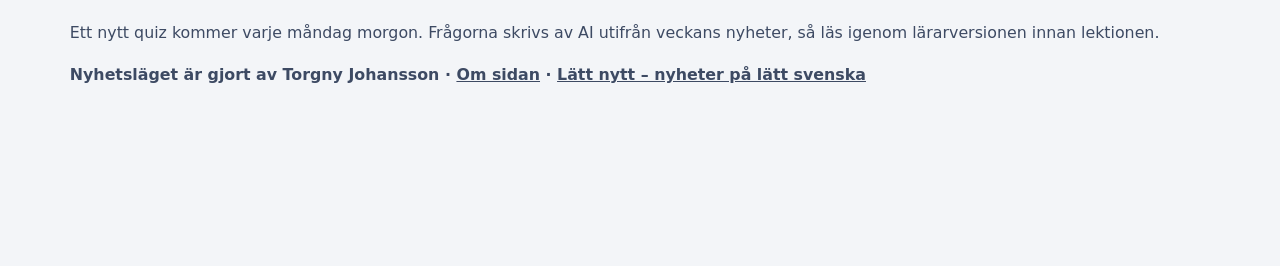
<file: quiz.html>
<!DOCTYPE html>
<html lang="sv">
<head>
  <meta charset="utf-8">
  <meta name="viewport" content="width=device-width, initial-scale=1">
  <title>Nyhetsquiz – Nyhetsläget</title>
  <meta name="description" content="Veckans nyhetsquiz om nyheterna i Sverige och världen. Elevversion och lärarversion med facit, att skriva ut som PDF.">
  <meta property="og:type" content="website">
  <meta property="og:site_name" content="Nyhetsläget">
  <meta property="og:title" content="Nyhetsquiz – Nyhetsläget">
  <meta property="og:description" content="Veckans nyheter som quiz för klassrummet. Elevversion och lärarversion med facit, att skriva ut som PDF.">
  <meta property="og:url" content="https://dragbasun69-jpg.github.io/nyhetslaget/quiz.html">
  <meta property="og:image" content="https://dragbasun69-jpg.github.io/nyhetslaget/og-bild.png">
  <meta property="og:image:width" content="1200">
  <meta property="og:image:height" content="630">
  <meta property="og:locale" content="sv_SE">
  <meta name="twitter:card" content="summary_large_image">
  <link rel="canonical" href="https://dragbasun69-jpg.github.io/nyhetslaget/quiz.html">
  <link rel="icon" href="data:image/svg+xml,<svg xmlns='http://www.w3.org/2000/svg' viewBox='0 0 100 100'><text y='.9em' font-size='90'>🗞️</text></svg>">
  <link rel="stylesheet" href="style.css?v=1">
  <style>
    .quiz-tools { display:flex; flex-wrap:wrap; gap:.6rem; align-items:center; justify-content:space-between; padding:1rem 0; }
    .quiz-tools .group { display:flex; flex-wrap:wrap; gap:.5rem; align-items:center; }
    .quiz-tools select { max-width:100%; font:inherit; padding:.45rem .6rem; border-radius:10px; border:2px solid var(--line); background:#fff; min-height:44px; }
    .btn-link { text-decoration:none; display:inline-flex; align-items:center; }
    .sheet { background:#fff; border-radius:14px; padding:2rem 2.2rem; box-shadow:0 4px 14px rgba(20,33,61,.08); margin-bottom:2rem; }
    .back { color:#fff; opacity:.85; }
    @media (max-width:600px) { .sheet { padding:1.2rem 1rem; } .quiz-tools .group { width:100%; } .quiz-tools select { width:100%; } }
    @media print {
      body { background:#fff; padding:0; }
      .top, .quiz-tools, .foot, .skip, #empty { display:none !important; }
      .sheet { box-shadow:none; padding:0; border-radius:0; }
      .wrap { max-width:none; padding:0; }
    }
  </style>
</head>
<body>
  <a class="skip" href="#sheet">Hoppa till quizet</a>
  <header class="top">
    <div class="wrap top-inner">
      <div>
        <h1>Nyhetsquiz</h1>
        <p class="tagline">Veckans nyheter som quiz för klassrummet. <a class="back" href="./">← Till nyheterna</a></p>
      </div>
    </div>
  </header>

  <main class="wrap">
    <div class="quiz-tools">
      <div class="group">
        <label for="week" class="small">Vecka</label>
        <select id="week"></select>
        <div class="filters" role="group" aria-label="Version">
          <button class="chip" type="button" data-version="elev" aria-pressed="true">Elevversion</button>
          <button class="chip" type="button" data-version="larare" aria-pressed="false">Lärarversion</button>
        </div>
      </div>
      <div class="group">
        <a id="pdf" class="btn btn-primary btn-link" href="#" download>⬇ Ladda ner PDF</a>
        <button id="print" class="btn btn-ghost" type="button">🖨 Skriv ut</button>
        <a id="kahoot" class="btn btn-ghost btn-link" href="#" target="_blank" rel="noopener" hidden>🎮 Spela som Kahoot</a>
      </div>
    </div>

    <p id="empty" class="status">Hämtar quiz …</p>
    <div id="sheet" class="sheet" hidden></div>
  </main>

  <footer class="wrap foot">
    <p>Ett nytt quiz kommer varje måndag morgon. Frågorna skrivs av AI utifrån veckans nyheter, så läs igenom lärarversionen innan lektionen.</p>
    <p class="credit">Nyhetsläget är gjort av Torgny Johansson · <a href="about.html">Om sidan</a> · <a href="https://dragbasun69-jpg.github.io/lattnytt/">Lätt nytt – nyheter på lätt svenska</a></p>
  </footer>

  <script src="quiz-render.js?v=1"></script>
  <script>
  (() => {
    const $ = (id) => document.getElementById(id);
    const params = new URLSearchParams(location.search);
    let version = params.get("v") === "larare" ? "larare" : "elev";
    let quizzes = [];
    let current = null;

    const style = document.createElement("style");
    style.textContent = QuizRender.CSS;
    document.head.appendChild(style);

    function setVersion(v) {
      version = v;
      document.querySelectorAll("[data-version]").forEach((b) => b.setAttribute("aria-pressed", String(b.dataset.version === v)));
      draw();
    }

    function draw() {
      if (!current) return;
      try {
        $("sheet").innerHTML = QuizRender.render(current, version);
      } catch (err) {
        console.error(err);
        $("sheet").innerHTML = "<p>Quizet kunde inte visas. Ladda om sidan (Ctrl + F5). Du kan också ladda ner PDF:en.</p>";
      }
      $("sheet").hidden = false;
      $("pdf").href = `quiz/${current.id}-${version}.pdf`;
      $("pdf").textContent = version === "elev" ? "⬇ PDF elevversion" : "⬇ PDF lärarversion";
      const k = current.kahoot && current.kahoot.url;
      $("kahoot").hidden = !k;
      if (k) $("kahoot").href = k;
      document.title = `${current.title} – ${version === "elev" ? "elevversion" : "lärarversion"}`;
      const url = new URL(location);
      url.searchParams.set("q", current.id);
      url.searchParams.set("v", version);
      history.replaceState(null, "", url);
    }

    async function open(id) {
      const res = await fetch(`data/quiz/${id}.json?t=${Date.now()}`, { cache: "no-store" });
      current = await res.json();
      draw();
    }

    document.querySelectorAll("[data-version]").forEach((b) => b.addEventListener("click", () => setVersion(b.dataset.version)));
    $("week").addEventListener("change", (e) => open(e.target.value));
    $("print").addEventListener("click", () => window.print());

    fetch(`data/quiz/index.json?t=${Date.now()}`, { cache: "no-store" })
      .then((r) => (r.ok ? r.json() : { quizzes: [] }))
      .then((idx) => {
        quizzes = idx.quizzes || [];
        if (!quizzes.length) { $("empty").textContent = "Det finns inget quiz än. Det första kommer på måndag morgon."; return; }
        $("empty").hidden = true;
        $("week").innerHTML = quizzes.map((q) => `<option value="${q.id}">${q.title} (${q.period})</option>`).join("");
        const wanted = quizzes.find((q) => q.id === params.get("q"))?.id || quizzes[0].id;
        $("week").value = wanted;
        setVersion(version);
        open(wanted);
      })
      .catch(() => { $("empty").textContent = "Kunde inte hämta quizet."; });
  })();
  </script>
  <script data-goatcounter="https://nyhetslaget.goatcounter.com/count" async src="//gc.zgo.at/count.js"></script>
</body>
</html>
</file>
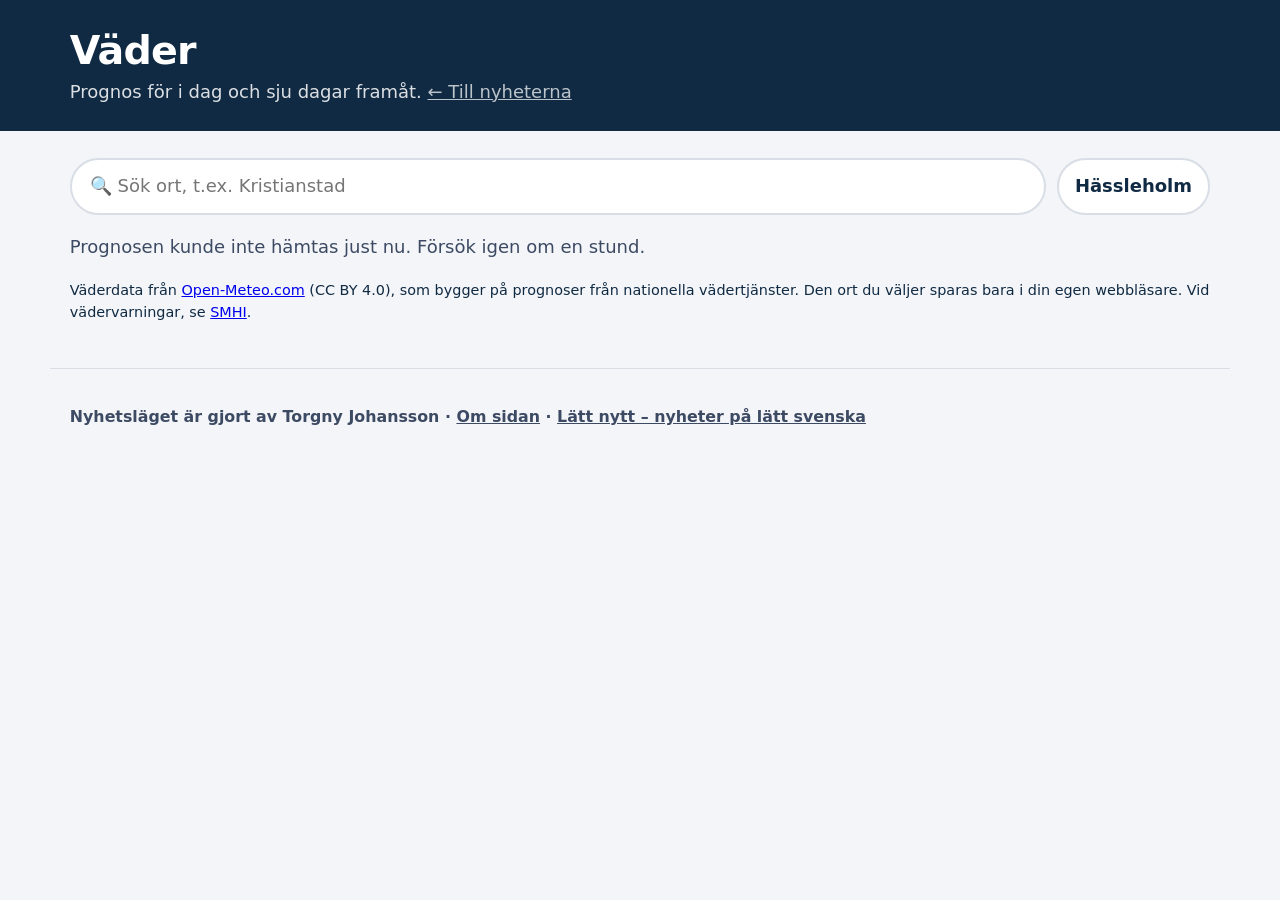
<file: vader.html>
<!DOCTYPE html>
<html lang="sv">
<head>
  <meta charset="utf-8">
  <meta name="viewport" content="width=device-width, initial-scale=1">
  <title>Väder – Nyhetsläget</title>
  <meta name="description" content="Väderprognos för Hässleholm och hela Sverige: just nu, i dag och sju dagar framåt.">
  <meta property="og:type" content="website">
  <meta property="og:site_name" content="Nyhetsläget">
  <meta property="og:title" content="Väder – Nyhetsläget">
  <meta property="og:description" content="Nyheter från Sverige, Skåne och världen samlade på ett ställe.">
  <meta property="og:url" content="https://dragbasun69-jpg.github.io/nyhetslaget/vader.html">
  <meta property="og:image" content="https://dragbasun69-jpg.github.io/nyhetslaget/og-bild.png">
  <meta name="twitter:card" content="summary_large_image">
  <link rel="canonical" href="https://dragbasun69-jpg.github.io/nyhetslaget/vader.html">
  <link rel="icon" href="data:image/svg+xml,<svg xmlns='http://www.w3.org/2000/svg' viewBox='0 0 100 100'><text y='.9em' font-size='90'>🗞️</text></svg>">
  <link rel="stylesheet" href="style.css?v=1">
</head>
<body>
  <header class="top">
    <div class="wrap top-inner">
      <div>
        <h1>Väder</h1>
        <p class="tagline">Prognos för i dag och sju dagar framåt. <a class="back" href="./">← Till nyheterna</a></p>
      </div>
    </div>
  </header>

  <main class="wrap" id="weather">
    <div class="wx-search">
      <label for="wxSearch" class="visually-hidden">Sök ort</label>
      <input id="wxSearch" type="search" placeholder="🔍 Sök ort, t.ex. Kristianstad" autocomplete="off">
      <button id="wxHome" class="btn btn-ghost" type="button">Hässleholm</button>
      <ul id="wxResults" class="wx-results"></ul>
    </div>
    <div id="wxOut"></div>
    <p class="small wx-note">Väderdata från <a href="https://open-meteo.com/" rel="noopener">Open-Meteo.com</a> (CC BY 4.0), som bygger på prognoser från nationella vädertjänster. Den ort du väljer sparas bara i din egen webbläsare. Vid vädervarningar, se <a href="https://www.smhi.se/vader/varningar-och-brandrisk" rel="noopener">SMHI</a>.</p>
  </main>

  <footer class="wrap foot">
    <p class="credit">Nyhetsläget är gjort av Torgny Johansson · <a href="about.html">Om sidan</a> · <a href="https://dragbasun69-jpg.github.io/lattnytt/">Lätt nytt – nyheter på lätt svenska</a></p>
  </footer>

  <script src="weather.js?v=1"></script>
  <script>Weather.page(document.getElementById("weather"));</script>
  <script data-goatcounter="https://nyhetslaget.goatcounter.com/count" async src="//gc.zgo.at/count.js"></script>
</body>
</html>
</file>
<file: style.css>
:root {
  --ink: #102a43;
  --ink-soft: #3d4a63;
  --bg: #f3f5f8;
  --card: #ffffff;
  --accent: #c0392b;
  --accent-ink: #ffffff;
  --line: #d9dee6;
  --highlight: #fff1a8;
  --font-scale: 1;
  --radius: 14px;
}

* { box-sizing: border-box; }

html { font-size: calc(18px * var(--font-scale)); }

body {
  margin: 0;
  font-family: system-ui, -apple-system, "Segoe UI", Roboto, "Helvetica Neue", Arial, sans-serif;
  background: var(--bg);
  color: var(--ink);
  line-height: 1.55;
  padding-bottom: 9rem;
}

.wrap { max-width: 1180px; margin: 0 auto; padding: 0 1.1rem; }

.skip { position: absolute; left: -999px; }
.skip:focus { left: 1rem; top: 1rem; background: #fff; padding: .5rem 1rem; z-index: 10; }

/* Sidhuvud */
.top { background: var(--ink); color: #fff; padding: 1.6rem 0 1.4rem; }
.top-inner { display: flex; align-items: center; justify-content: space-between; gap: 1rem; flex-wrap: wrap; }
.top h1 { margin: 0; font-size: 2.2rem; letter-spacing: -0.02em; line-height: 1.1; }
.tagline { margin: .3rem 0 0; opacity: .85; }

/* Knappar */
.btn {
  font: inherit; font-weight: 650; border: 0; cursor: pointer;
  border-radius: 999px; padding: .65rem 1.2rem; min-height: 44px;
}
.btn-primary { background: var(--accent); color: var(--accent-ink); font-size: 1.05rem; }
.btn-primary:hover { filter: brightness(1.08); }
.btn-ghost { background: #fff; color: var(--ink); border: 2px solid var(--line); padding: .45rem .9rem; }
.top-actions { display: flex; gap: .6rem; flex-wrap: wrap; align-items: center; }
.btn-quiz { text-decoration: none; display: inline-flex; align-items: center; font-size: 1.05rem; padding: .55rem 1.1rem; }
.btn:focus-visible, .ctrl:focus-visible, .chip:focus-visible, a:focus-visible { outline: 3px solid var(--accent); outline-offset: 2px; }

/* Verktygsrad */
.toolbar { display: flex; justify-content: space-between; align-items: center; gap: .8rem; flex-wrap: wrap; padding-top: 1.1rem; padding-bottom: .6rem; }
.filters { display: flex; gap: .5rem; flex-wrap: wrap; }
.chip {
  font: inherit; font-size: .9rem; font-weight: 600; cursor: pointer;
  border: 2px solid var(--line); background: #fff; color: var(--ink);
  border-radius: 999px; padding: .35rem .9rem; min-height: 40px;
}
.chip[aria-pressed="true"] { background: var(--ink); border-color: var(--ink); color: #fff; }
.settings { display: flex; gap: .4rem; }
.search-wrap { flex: 1 1 100%; }
#search { width: 100%; font: inherit; padding: .7rem 1rem; border: 2px solid var(--line); border-radius: 999px; background: #fff; min-height: 48px; }
#search:focus { outline: 3px solid var(--accent); outline-offset: 1px; border-color: transparent; }
.visually-hidden { position: absolute; width: 1px; height: 1px; overflow: hidden; clip: rect(0 0 0 0); }

.status { color: var(--ink-soft); }

/* Nyhetskort */
.grid { display: grid; grid-template-columns: repeat(auto-fill, minmax(min(100%, 330px), 1fr)); gap: 1.2rem; }

.card {
  background: var(--card); border-radius: var(--radius); overflow: hidden;
  display: flex; flex-direction: column;
  box-shadow: 0 1px 2px rgba(20,33,61,.06), 0 4px 14px rgba(20,33,61,.06);
  transition: box-shadow .2s, transform .2s;
}
.card.reading { box-shadow: 0 0 0 4px var(--accent), 0 8px 24px rgba(20,33,61,.15); }

.card-img { aspect-ratio: 16 / 9; background: var(--line); overflow: hidden; position: relative; }
.card-img img { position: relative; z-index: 1; width: 100%; height: 100%; object-fit: cover; display: block; }
.card-img .ph {
  position: absolute; inset: 0; display: grid; place-items: center;
  color: #fff; font-weight: 800; font-size: 1.4rem; text-align: center; padding: 1rem;
}

.card-body { padding: 1rem 1.15rem 1.15rem; display: flex; flex-direction: column; gap: .55rem; flex: 1; }
.meta { display: flex; gap: .6rem; align-items: center; font-size: .82rem; color: var(--ink-soft); flex-wrap: wrap; }
.badge { color: #fff; font-weight: 700; padding: .12rem .55rem; border-radius: 6px; font-size: .78rem; }
.card h2 { margin: 0; font-size: 1.28rem; line-height: 1.25; }
.card h2 a { color: inherit; text-decoration: none; }
.card h2 a:hover { text-decoration: underline; }
.summary { margin: 0; color: var(--ink); }
.sent.on, .card h2.on { background: var(--highlight); border-radius: 3px; box-shadow: 0 0 0 2px var(--highlight); }

.card-actions { display: flex; gap: .6rem; margin-top: auto; padding-top: .4rem; flex-wrap: wrap; }
.listen {
  font: inherit; font-weight: 700; font-size: .95rem; cursor: pointer;
  background: var(--ink); color: #fff; border: 0; border-radius: 999px; padding: .5rem 1rem; min-height: 44px;
}
.listen[aria-pressed="true"] { background: var(--accent); }
.more { align-self: center; color: var(--ink); font-weight: 600; font-size: .95rem; }

/* Sidfot */
.foot { color: var(--ink-soft); font-size: .88rem; margin-top: 2.5rem; border-top: 1px solid var(--line); padding-top: 1rem; }
.small { font-size: .8rem; }
.credit { margin-top: 1rem; font-weight: 600; }
.foot a { color: inherit; }

/* Spelare */
.player {
  position: fixed; left: 0; right: 0; bottom: 0; z-index: 5;
  background: var(--ink); color: #fff; padding: .8rem 0 calc(.8rem + env(safe-area-inset-bottom));
  box-shadow: 0 -6px 20px rgba(0,0,0,.2);
}
.player-inner { display: flex; align-items: center; gap: 1rem; flex-wrap: wrap; justify-content: space-between; }
.now { display: flex; flex-direction: column; min-width: 0; flex: 1 1 240px; }
.now-label { font-size: .75rem; text-transform: uppercase; letter-spacing: .08em; opacity: .7; }
.now-title { font-weight: 700; white-space: nowrap; overflow: hidden; text-overflow: ellipsis; }
.controls { display: flex; gap: .4rem; }
.ctrl {
  font-size: 1.2rem; width: 48px; height: 48px; border-radius: 50%; border: 0; cursor: pointer;
  background: rgba(255,255,255,.12); color: #fff;
}
.ctrl-main { background: var(--accent); }
.voice-settings { display: flex; gap: .8rem; font-size: .85rem; flex-wrap: wrap; }
.voice-settings label { display: flex; flex-direction: column; gap: .2rem; }
.voice-settings select { font: inherit; padding: .3rem; border-radius: 8px; border: 0; max-width: 200px; }

@media (max-width: 600px) {
  .top h1 { font-size: 1.8rem; }
  .voice-settings { width: 100%; }
  .voice-settings label { flex: 1; }
  .voice-settings select { max-width: none; width: 100%; }
}

@media (prefers-reduced-motion: reduce) { * { transition: none !important; scroll-behavior: auto !important; } }

/* Lätt nytts egna nyheter */
.own .card-body { gap: .5rem; }
.own .summary { margin: 0; }
.own .ph .emoji { font-size: 3.2rem; }
.tipbox { background: #fff6e6; border-left: 4px solid var(--accent); padding: .45rem .7rem; border-radius: 4px; margin: .3rem 0 0; font-size: .95rem; }
.sources { font-size: .85rem; color: var(--ink-soft); }
.sources summary { cursor: pointer; font-weight: 600; min-height: 32px; display: flex; align-items: center; }
.sources ul { margin: .3rem 0 0 1rem; padding: 0; }
.sources a { color: var(--ink); }
.ai { font-size: .78rem; color: var(--ink-soft); margin: .2rem 0 0; font-style: italic; }
.draft-banner { background: #fff3cd; border: 2px dashed #e0a800; padding: .8rem 1rem; border-radius: 10px; margin: 1rem 0 0; }
.own .card-img { aspect-ratio: 3 / 1; }

/* Nyhetsläget */
.source-pick select { font: inherit; font-size: .9rem; padding: .45rem .7rem; border-radius: 999px; border: 2px solid var(--line); background: #fff; min-height: 40px; max-width: 100%; }
.cat { font-size: .78rem; font-weight: 700; color: var(--ink-soft); text-transform: uppercase; letter-spacing: .04em; }
.more-wrap { text-align: center; margin: 1.5rem 0 0; }
.also { margin: 0; font-size: .82rem; color: var(--ink-soft); font-style: italic; }
.sister { margin: .5rem 0 0; font-size: .92rem; }
.sister a { color: #fff; font-weight: 600; text-decoration: underline; text-underline-offset: 3px; }

/* Börsen */
.ticker { background: #0a1c2e; color: #e6edf5; font-size: .85rem; }
.ticker-inner { display: flex; gap: 1.2rem; align-items: center; flex-wrap: nowrap; overflow-x: auto; white-space: nowrap; scrollbar-width: none; padding-top: .4rem; padding-bottom: .4rem; }
.ticker-inner::-webkit-scrollbar { display: none; }
.tk b { font-weight: 700; margin-right: .2rem; }
.tk-more { margin-left: auto; color: #fff; font-weight: 600; }
.chg { font-weight: 700; white-space: nowrap; }
.ticker .chg.up { color: #5fd38d; } .ticker .chg.down { color: #ff8a80; } .ticker .chg.neutral, .ticker .chg.flat { color: #c9d4e0; }
.mk-grid { display: grid; grid-template-columns: repeat(auto-fit, minmax(min(100%, 420px), 1fr)); gap: 1.2rem; margin: 1.5rem 0 1rem; }
.mk-card { background: #fff; border-radius: 14px; padding: 1.3rem 1.4rem; box-shadow: 0 4px 14px rgba(16,42,67,.08); }
.mk-main { grid-column: 1 / -1; }
.mk-card h2 { margin: 0; font-size: 1.25rem; }
.mk-card .sub { display: block; font-size: .85rem; font-weight: 500; color: var(--ink-soft); }
.big { font-size: 2.1rem; font-weight: 800; margin: .4rem 0 .2rem; display: flex; gap: .8rem; align-items: baseline; flex-wrap: wrap; }
.big .chg { font-size: 1.1rem; }
.mk-card .chg.up { color: #1a7f37; } .mk-card .chg.down { color: #b42318; } .mk-card .chg.neutral, .mk-card .chg.flat { color: var(--ink-soft); }
.chart { position: relative; margin-top: .6rem; }
.chart svg { width: 100%; height: auto; display: block; touch-action: pan-y; }
.chart .line { fill: none; stroke: var(--ink); stroke-width: 2; stroke-linejoin: round; stroke-linecap: round; }
.chart .end { fill: var(--ink); stroke: #fff; stroke-width: 2; }
.chart .grid { stroke: #e3e8ef; stroke-width: 1; }
.chart .ax { font-size: 11px; fill: #5b6b80; }
.chart .cross { stroke: #8a99ab; stroke-width: 1; stroke-dasharray: 3 3; }
.chart .dot { fill: #fff; stroke: var(--ink); stroke-width: 2; }
.chart .tip { position: absolute; top: 0; transform: translateX(-50%); background: var(--ink); color: #fff; font-size: .8rem; padding: .35rem .55rem; border-radius: 8px; pointer-events: none; white-space: nowrap; text-align: center; }
.mk-note { margin-bottom: 2rem; }
.chart [hidden] { display: none; }
.ticker-link { color: inherit; text-decoration: none; display: flex; gap: 1.2rem; align-items: center; flex: 1; }
.ticker-link[hidden], .tk-wx[hidden] { display: none; }
.ticker-link:hover .tk-more { text-decoration: underline; }
.tk-more { text-decoration: none; }

/* Väder */
.tk-nd { white-space: nowrap; padding-right: 1.2rem; border-right: 1px solid rgba(255,255,255,.2); color: #c9d4e0; }
.tk-nd b { color: #fff; font-weight: 600; }
.tk-nd[hidden] { display: none; }
@media (max-width: 1400px) { .tk-nd .nd-date { display: none; } }
@media (max-width: 600px) { .tk-nd, .tk-wx { padding-right: .9rem; } .ticker-inner { gap: .9rem; } }
.tk-wx { color: #fff; text-decoration: none; white-space: nowrap; padding-right: 1.2rem; border-right: 1px solid rgba(255,255,255,.2); }
.tk-wx:hover b { text-decoration: underline; }
.wx-search { position: relative; display: flex; gap: .6rem; margin: 1.5rem 0 1rem; flex-wrap: wrap; }
#wxSearch { flex: 1 1 260px; font: inherit; padding: .7rem 1rem; border: 2px solid var(--line); border-radius: 999px; background: #fff; min-height: 48px; }
.wx-results { list-style: none; margin: 0; padding: 0; position: absolute; top: 3.4rem; left: 0; right: 0; z-index: 4; background: #fff; border-radius: 12px; box-shadow: 0 8px 24px rgba(16,42,67,.15); overflow: hidden; }
.wx-results:empty { display: none; }
.wx-results li { border-bottom: 1px solid var(--line); } .wx-results li.small { padding: .7rem 1rem; }
.wx-results button { font: inherit; width: 100%; text-align: left; background: none; border: 0; padding: .7rem 1rem; cursor: pointer; min-height: 44px; }
.wx-results button:hover, .wx-results button:focus-visible { background: #eef3f8; }
.wx-card { background: #fff; border-radius: 14px; padding: 1.3rem 1.4rem; box-shadow: 0 4px 14px rgba(16,42,67,.08); margin-bottom: 1.2rem; }
.wx-card h2 { margin: 0 0 .4rem; font-size: 1.25rem; }
.wx-card .sub { display: block; font-size: .85rem; font-weight: 500; color: var(--ink-soft); }
.wx-now { display: grid; grid-template-columns: minmax(0, 1fr) minmax(0, 1.4fr); gap: 1.5rem; align-items: center; }
.wx-temp { font-size: 3.4rem; font-weight: 800; margin: .3rem 0 0; display: flex; align-items: center; gap: .6rem; line-height: 1; }
.wx-icon { font-size: 3rem; }
.wx-desc { margin: .3rem 0 0; font-size: 1.1rem; }
.wx-facts { display: grid; grid-template-columns: repeat(2, minmax(0, 1fr)); gap: .8rem 1.2rem; margin: 0; }
.wx-facts dt { font-size: .8rem; color: var(--ink-soft); }
.wx-facts dd { margin: 0; font-weight: 700; font-size: 1.05rem; }
.wx-table { width: 100%; border-collapse: collapse; }
.wx-table th, .wx-table td { padding: .6rem .4rem; border-bottom: 1px solid var(--line); text-align: left; }
.wx-table thead th { font-size: .8rem; color: var(--ink-soft); font-weight: 600; }
.wx-table .num { text-align: right; white-space: nowrap; }
.wx-sym span[aria-hidden] { font-size: 1.4rem; margin-right: .3rem; }
.wx-note { margin-bottom: 2rem; }
.wx-sm { display: none; }
@media (max-width: 640px) {
  .wx-now { grid-template-columns: 1fr; }
  .wx-txt { display: none; }
  .wx-table th, .wx-table td { padding: .55rem .2rem; font-size: .88rem; }
  .wx-table tbody th, .wx-table td:first-child { white-space: nowrap; }
  .wx-card { padding: 1.1rem .9rem; }
  .wx-lg { position: absolute; width: 1px; height: 1px; overflow: hidden; clip: rect(0 0 0 0); }
  .wx-sm { display: inline; }
  .wx-table th, .wx-table td { padding-left: .15rem; padding-right: .15rem; }
}
.btn[hidden] { display: none; }

/* Jämför källorna */
.back { color: #fff; opacity: .85; }
.cmp-main { padding-bottom: 1rem; }
.cmp-guide { background: #fff; border-radius: 14px; padding: 1.1rem 1.4rem; margin: 1.5rem 0 1rem; box-shadow: 0 4px 14px rgba(16,42,67,.08); border-left: 6px solid var(--accent); }
.cmp-guide h2 { margin: 0 0 .4rem; font-size: 1.2rem; }
.cmp-guide ol { margin: 0 0 .6rem; padding-left: 1.3rem; }
.cmp-guide li { margin: .25rem 0; }
.cmp-bar { display: flex; justify-content: space-between; align-items: center; gap: 1rem; flex-wrap: wrap; margin: 1rem 0; }
.cmp-bar .small { margin: 0; color: var(--ink-soft); }
.cmp { background: #fff; border-radius: 14px; padding: 1rem 1.2rem 1.2rem; margin: 0 0 1.4rem; box-shadow: 0 4px 14px rgba(16,42,67,.08); scroll-margin-top: 1rem; }
.cmp.cmp-target { box-shadow: 0 0 0 4px var(--accent), 0 8px 24px rgba(20,33,61,.15); }
.cmp-head { display: flex; justify-content: space-between; align-items: center; gap: .8rem; margin-bottom: .6rem; flex-wrap: wrap; }
.cmp-head .meta { margin: 0; }
.cmp-print { font-size: .85rem; padding: .3rem .7rem; }
.cmp-grid { display: grid; grid-template-columns: repeat(auto-fit, minmax(230px, 1fr)); gap: .9rem; }
.cmp-card { border: 1px solid var(--line); border-radius: 10px; padding: .8rem .9rem; display: flex; flex-direction: column; gap: .45rem; }
.cmp-card .meta { margin: 0; }
.cmp-card h3 { margin: 0; font-size: 1.08rem; line-height: 1.3; }
.cmp-sum { margin: 0; font-size: .95rem; color: var(--ink-soft); flex: 1; }
.cmp-card .more { align-self: flex-start; font-size: .9rem; }
.cmp mark, .cmp-guide mark { background: #ffe08a; color: inherit; padding: 0 .1em; border-radius: 3px; }
.cmp-link { color: var(--ink); font-weight: 600; }
@media print {
  .ticker, .top, .cmp-bar, .foot, .cmp-print, .skip { display: none !important; }
  body { background: #fff; }
  .cmp, .cmp-guide { box-shadow: none; border: 1px solid #999; }
  .cmp-guide { margin-top: 0; }
  .cmp-grid { grid-template-columns: 1fr 1fr; }
  .cmp-card { break-inside: avoid; }
  .cmp mark { background: none; font-weight: 700; text-decoration: underline; }
  body.print-one .cmp:not(.print-me) { display: none; }
  .badge { -webkit-print-color-adjust: exact; print-color-adjust: exact; }
}
.also .cmp-link { font-style: normal; }
</file>
